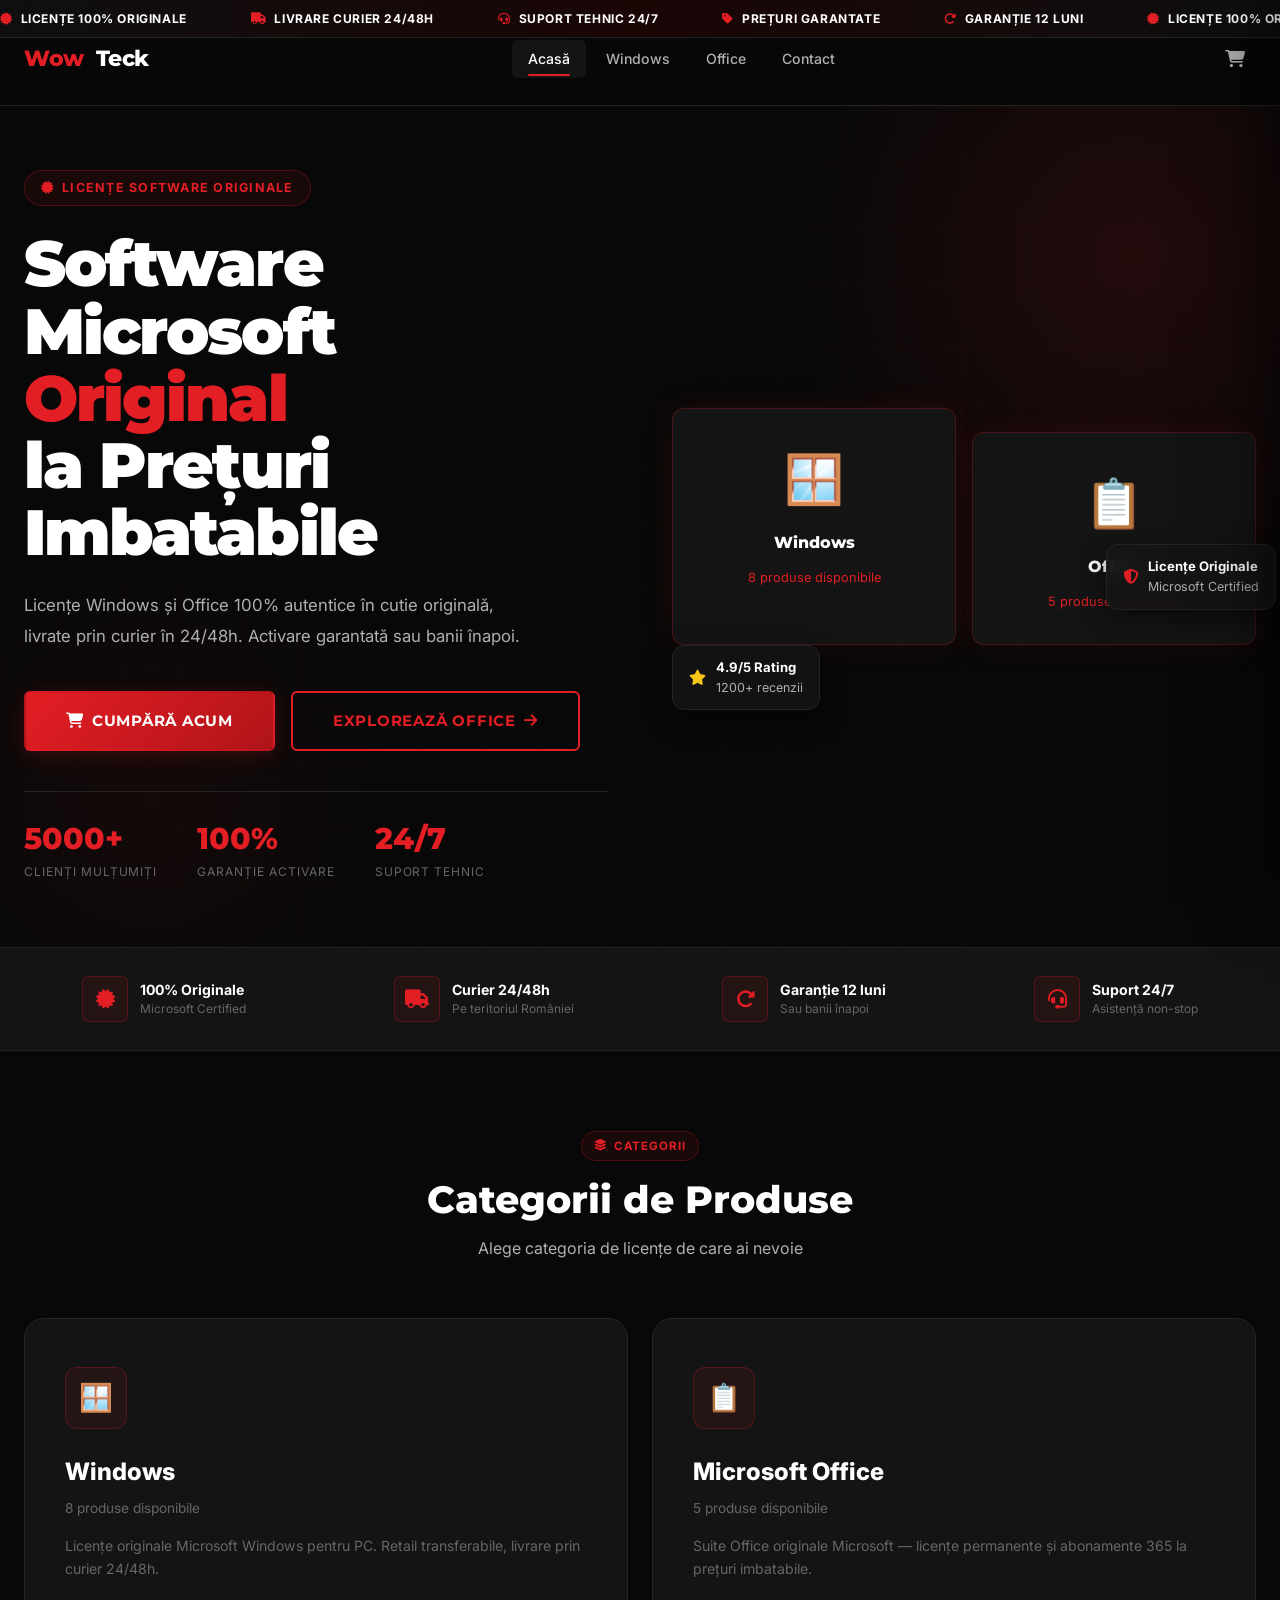
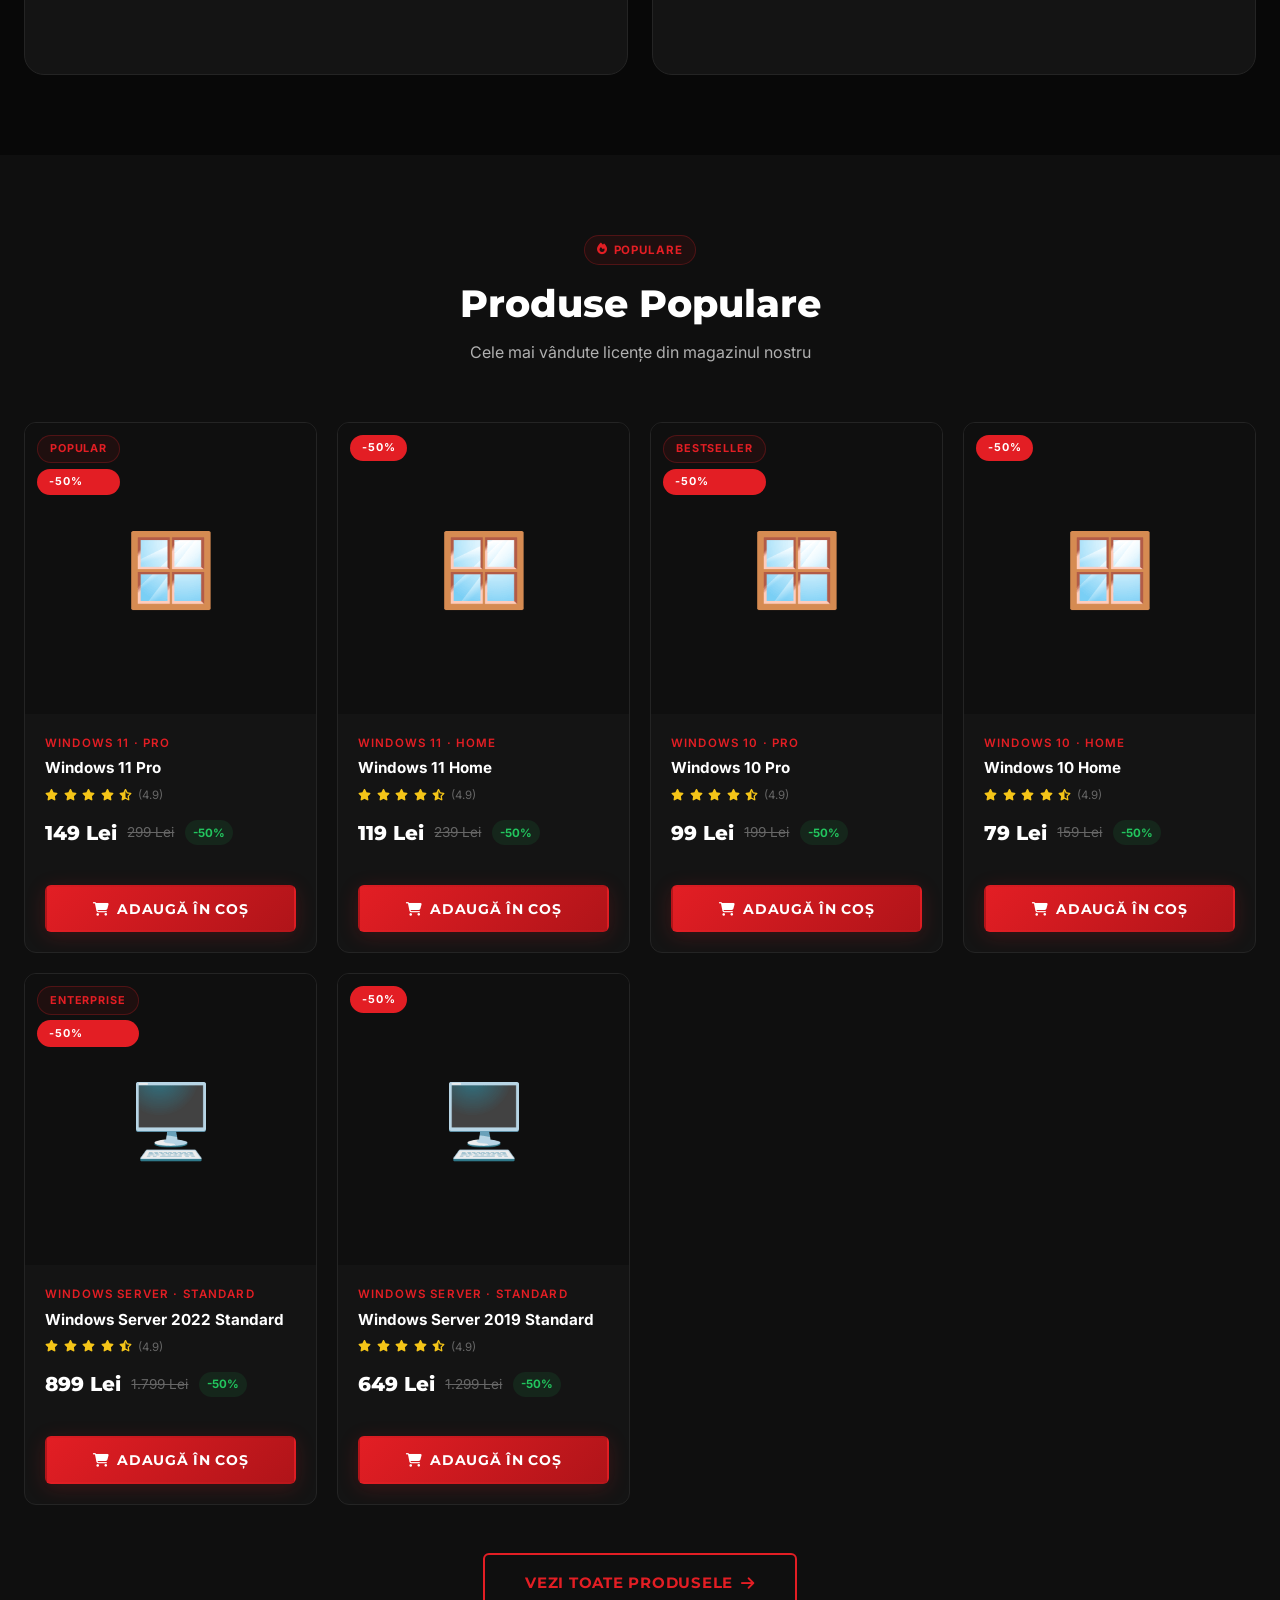
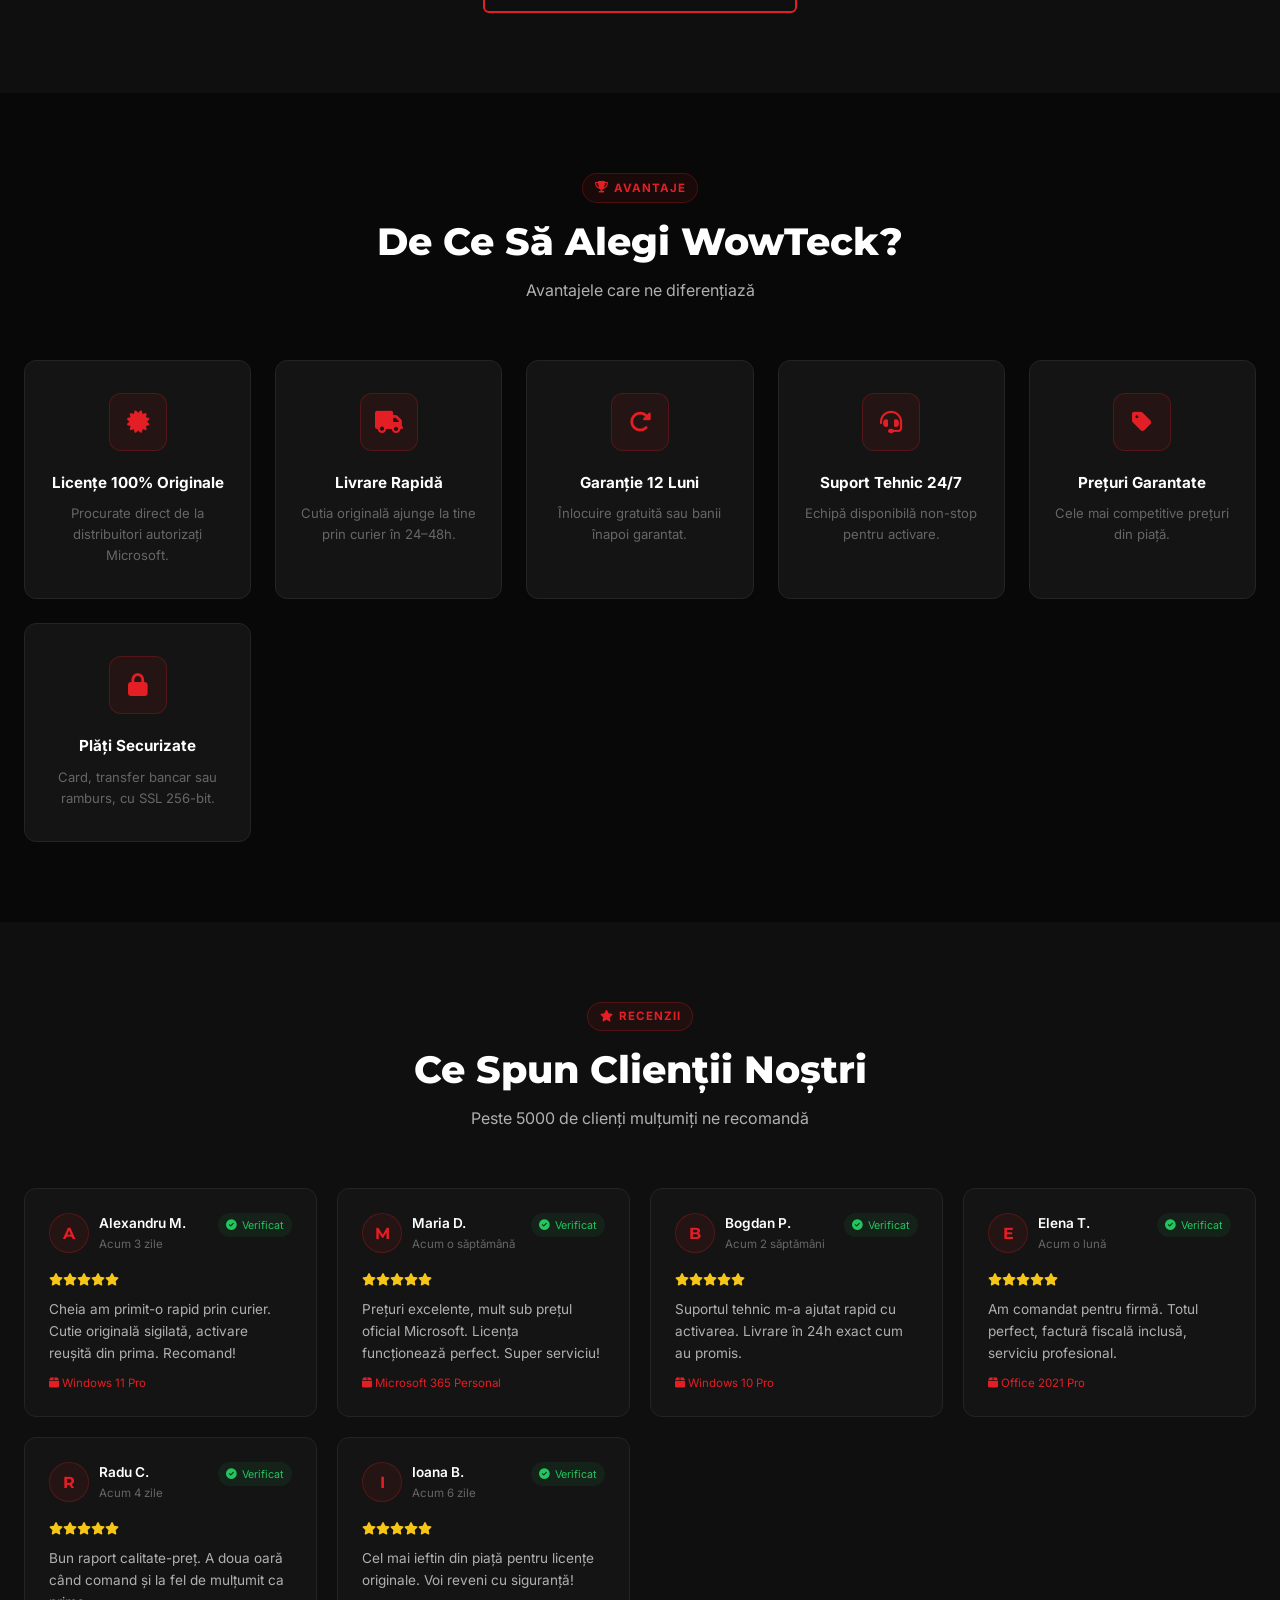
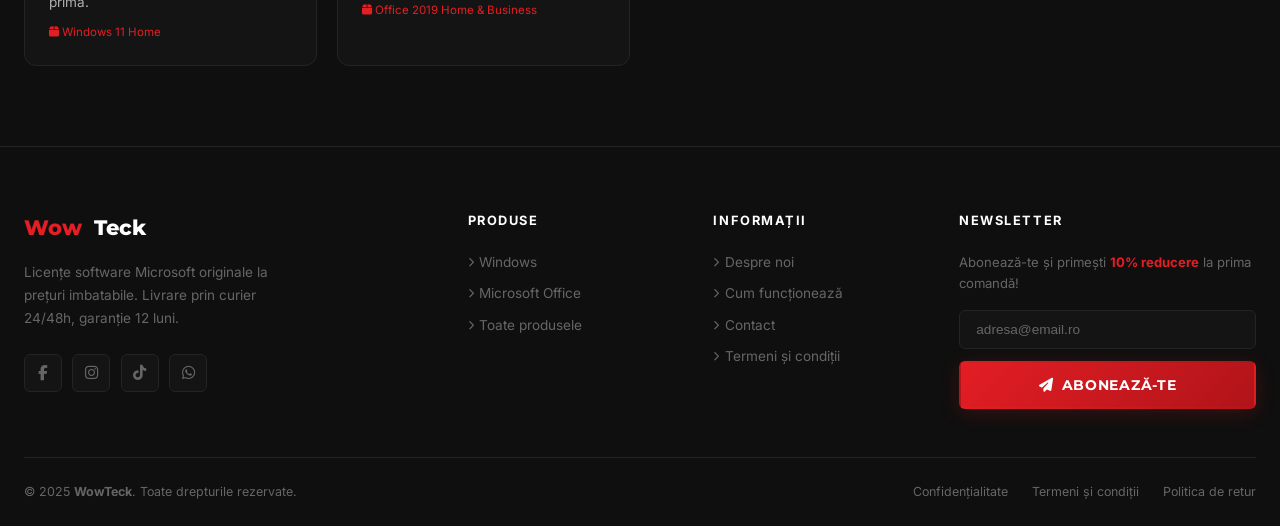
<file: index.html>
<!DOCTYPE html>
<html lang="ro">
<head>
  <meta charset="UTF-8">
  <meta name="viewport" content="width=device-width,initial-scale=1">
  <meta name="description" content="Licențe Windows și Office originale Microsoft la prețuri imbatabile. Retail transferabile, livrare curier 24/48h, garanție 12 luni.">
  <title>WowTeck – Licențe Windows & Office Originale</title>
  <link rel="canonical" href="https://wowteck.com/">
  <link rel="icon" type="image/svg+xml" href="/assets/favicon.svg">
  <link rel="stylesheet" href="/css/style.css">
  <link rel="stylesheet" href="https://cdnjs.cloudflare.com/ajax/libs/font-awesome/6.5.0/css/all.min.css">
  <!-- OG -->
  <meta property="og:title" content="WowTeck – Licențe Windows & Office Originale">
  <meta property="og:description" content="Licențe originale Microsoft la prețuri imbatabile. Livrare curier 24/48h.">
  <meta property="og:url" content="https://wowteck.com/">
  <meta property="og:type" content="website">
  <!-- Schema -->
  <script type="application/ld+json">{"@context":"https://schema.org","@type":"WebSite","name":"WowTeck","url":"https://wowteck.com"}</script>
</head>
<body>

<!-- ANNOUNCEMENT BAR -->
<div class="ann-bar">
  <div class="ann-track">
    <div class="ann-item"><i class="fas fa-certificate"></i><span><strong>Licențe 100% Originale</strong></span></div>
    <div class="ann-item"><i class="fas fa-truck"></i><span><strong>Livrare Curier 24/48h</strong></span></div>
    <div class="ann-item"><i class="fas fa-headset"></i><span><strong>Suport Tehnic 24/7</strong></span></div>
    <div class="ann-item"><i class="fas fa-tag"></i><span><strong>Prețuri Garantate</strong></span></div>
    <div class="ann-item"><i class="fas fa-rotate-right"></i><span><strong>Garanție 12 Luni</strong></span></div>
    <div class="ann-item"><i class="fas fa-certificate"></i><span><strong>Licențe 100% Originale</strong></span></div>
    <div class="ann-item"><i class="fas fa-truck"></i><span><strong>Livrare Curier 24/48h</strong></span></div>
    <div class="ann-item"><i class="fas fa-headset"></i><span><strong>Suport Tehnic 24/7</strong></span></div>
    <div class="ann-item"><i class="fas fa-tag"></i><span><strong>Prețuri Garantate</strong></span></div>
    <div class="ann-item"><i class="fas fa-rotate-right"></i><span><strong>Garanție 12 Luni</strong></span></div>
  </div>
</div>

<!-- HEADER -->
<header class="site-header">
  <div class="container">
    <div class="header-inner">
      <a href="/" class="logo"><span>Wow</span>Teck</a>
      <nav class="site-nav">
        <a class="nav-link active" href="/">Acasă</a>
        <a class="nav-link" href="/collections/windows">Windows</a>
        <a class="nav-link" href="/collections/office">Office</a>
        <a class="nav-link" href="#contact">Contact</a>
      </nav>
      <div class="header-actions">
        <button class="icon-btn" data-cart-open aria-label="Coș"><i class="fas fa-shopping-cart"></i><span class="cart-badge" style="display:none;">0</span></button>
        <button class="mobile-menu-btn" aria-label="Meniu"><span></span><span></span><span></span></button>
      </div>
    </div>
  </div>
</header>

<!-- MOBILE NAV -->
<nav class="mobile-nav">
  <a class="mobile-nav-link" href="/">Acasă</a>
  <a class="mobile-nav-link" href="/collections/windows">Windows</a>
  <a class="mobile-nav-link" href="/collections/office">Office</a>
  <a class="mobile-nav-link" href="#contact">Contact</a>
</nav>

<!-- CART DRAWER -->
<div class="cart-overlay" id="cart-overlay"></div>
<div class="cart-drawer" id="cart-drawer">
  <div class="cart-drawer-head">
    <div class="cart-drawer-title"><i class="fas fa-shopping-cart"></i> Coșul meu <span class="cart-badge" style="display:none;">0</span></div>
    <button onclick="cartCloseDrawer()" style="width:34px;height:34px;display:flex;align-items:center;justify-content:center;border-radius:6px;color:#666;font-size:1rem;transition:all .2s;" onmouseover="this.style.background='#1c1c1c';this.style.color='#fff'" onmouseout="this.style.background='transparent';this.style.color='#666'"><i class="fas fa-xmark"></i></button>
  </div>
  <div class="cart-drawer-body" id="cart-drawer-body"></div>
  <div class="cart-drawer-footer" id="cart-drawer-footer" style="display:none;">
    <div class="cart-subtotal-row">
      <span class="cart-subtotal-label">Total</span>
      <span class="cart-subtotal-amount" id="cart-total-amount">0 Lei</span>
    </div>
    <a href="/cart.html" class="btn btn-ghost btn-full" style="margin-bottom:.75rem;"><i class="fas fa-shopping-bag"></i> Vezi coșul</a>
    <a href="/checkout.html" class="btn btn-primary btn-full btn-lg"><i class="fas fa-lock"></i> Finalizează comanda</a>
    <p style="text-align:center;font-size:.72rem;color:#666;margin-top:.75rem;"><i class="fas fa-shield-halved" style="color:#e31e24;"></i> Plată 100% securizată</p>
  </div>
</div>

<!-- HERO -->
<section class="hero">
  <div class="hero-bg"><div class="hero-grid-bg"></div></div>
  <div class="container">
    <div class="hero-inner">
      <div data-anim>
        <div class="hero-badge"><i class="fas fa-certificate"></i> Licențe Software Originale</div>
        <h1 class="hero-title">Software Microsoft<br><span class="hl">Original</span><br>la Prețuri Imbatabile</h1>
        <p class="hero-desc">Licențe Windows și Office 100% autentice în cutie originală, livrate prin curier în 24/48h. Activare garantată sau banii înapoi.</p>
        <div class="hero-btns">
          <a href="/collections/windows" class="btn btn-primary btn-lg"><i class="fas fa-shopping-cart"></i> Cumpără Acum</a>
          <a href="/collections/office" class="btn btn-outline btn-lg">Explorează Office <i class="fas fa-arrow-right"></i></a>
        </div>
        <div class="hero-stats">
          <div class="hero-stat"><span class="hero-stat-num">5000+</span><span class="hero-stat-lbl">Clienți Mulțumiți</span></div>
          <div class="hero-stat"><span class="hero-stat-num">100%</span><span class="hero-stat-lbl">Garanție Activare</span></div>
          <div class="hero-stat"><span class="hero-stat-num">24/7</span><span class="hero-stat-lbl">Suport Tehnic</span></div>
        </div>
      </div>
      <div class="hero-right" data-anim style="transition-delay:.15s;">
        <div class="hero-cards-grid">
          <a href="/collections/windows" class="hero-product-card">
            <div class="hero-card-emoji">🪟</div>
            <div class="hero-card-title">Windows</div>
            <div class="hero-card-sub">8 produse disponibile</div>
          </a>
          <a href="/collections/office" class="hero-product-card">
            <div class="hero-card-emoji">📋</div>
            <div class="hero-card-title">Office</div>
            <div class="hero-card-sub">5 produse disponibile</div>
          </a>
        </div>
        <div class="hero-float"><i class="fas fa-shield-halved"></i><div><strong>Licențe Originale</strong><span>Microsoft Certified</span></div></div>
        <div class="hero-float"><i class="fas fa-star" style="color:#f5c518;"></i><div><strong>4.9/5 Rating</strong><span>1200+ recenzii</span></div></div>
      </div>
    </div>
  </div>
</section>

<!-- TRUST BAR -->
<div class="trust-bar">
  <div class="container">
    <div class="trust-inner">
      <div class="trust-item"><div class="trust-icon"><i class="fas fa-certificate"></i></div><div><div class="trust-title">100% Originale</div><div class="trust-sub">Microsoft Certified</div></div></div>
      <div class="trust-item"><div class="trust-icon"><i class="fas fa-truck"></i></div><div><div class="trust-title">Curier 24/48h</div><div class="trust-sub">Pe teritoriul României</div></div></div>
      <div class="trust-item"><div class="trust-icon"><i class="fas fa-rotate-right"></i></div><div><div class="trust-title">Garanție 12 luni</div><div class="trust-sub">Sau banii înapoi</div></div></div>
      <div class="trust-item"><div class="trust-icon"><i class="fas fa-headset"></i></div><div><div class="trust-title">Suport 24/7</div><div class="trust-sub">Asistență non-stop</div></div></div>
    </div>
  </div>
</div>

<!-- COLLECTIONS -->
<section class="section">
  <div class="container">
    <div class="sh" data-anim>
      <span class="badge badge-red"><i class="fas fa-layer-group"></i> Categorii</span>
      <h2>Categorii de Produse</h2>
      <p>Alege categoria de licențe de care ai nevoie</p>
    </div>
    <div class="coll-grid" id="coll-grid"></div>
  </div>
</section>

<!-- FEATURED PRODUCTS -->
<section class="section section--dark">
  <div class="container">
    <div class="sh" data-anim>
      <span class="badge badge-red"><i class="fas fa-fire"></i> Populare</span>
      <h2>Produse Populare</h2>
      <p>Cele mai vândute licențe din magazinul nostru</p>
    </div>
    <div class="products-grid" id="featured-grid"></div>
    <div style="text-align:center;margin-top:3rem;">
      <a href="/collections/windows" class="btn btn-outline btn-lg">Vezi Toate Produsele <i class="fas fa-arrow-right"></i></a>
    </div>
  </div>
</section>

<!-- WHY US -->
<section class="section">
  <div class="container">
    <div class="sh" data-anim>
      <span class="badge badge-red"><i class="fas fa-trophy"></i> Avantaje</span>
      <h2>De Ce Să Alegi WowTeck?</h2>
      <p>Avantajele care ne diferențiază</p>
    </div>
    <div class="feat-grid">
      <div class="feat-card" data-anim><div class="feat-icon"><i class="fas fa-certificate"></i></div><div class="feat-title">Licențe 100% Originale</div><p class="feat-txt">Procurate direct de la distribuitori autorizați Microsoft.</p></div>
      <div class="feat-card" data-anim><div class="feat-icon"><i class="fas fa-truck"></i></div><div class="feat-title">Livrare Rapidă</div><p class="feat-txt">Cutia originală ajunge la tine prin curier în 24–48h.</p></div>
      <div class="feat-card" data-anim><div class="feat-icon"><i class="fas fa-rotate-right"></i></div><div class="feat-title">Garanție 12 Luni</div><p class="feat-txt">Înlocuire gratuită sau banii înapoi garantat.</p></div>
      <div class="feat-card" data-anim><div class="feat-icon"><i class="fas fa-headset"></i></div><div class="feat-title">Suport Tehnic 24/7</div><p class="feat-txt">Echipă disponibilă non-stop pentru activare.</p></div>
      <div class="feat-card" data-anim><div class="feat-icon"><i class="fas fa-tag"></i></div><div class="feat-title">Prețuri Garantate</div><p class="feat-txt">Cele mai competitive prețuri din piață.</p></div>
      <div class="feat-card" data-anim><div class="feat-icon"><i class="fas fa-lock"></i></div><div class="feat-title">Plăți Securizate</div><p class="feat-txt">Card, transfer bancar sau ramburs, cu SSL 256-bit.</p></div>
    </div>
  </div>
</section>

<!-- TESTIMONIALS -->
<section class="section section--dark">
  <div class="container">
    <div class="sh" data-anim>
      <span class="badge badge-red"><i class="fas fa-star"></i> Recenzii</span>
      <h2>Ce Spun Clienții Noștri</h2>
      <p>Peste 5000 de clienți mulțumiți ne recomandă</p>
    </div>
    <div class="testi-grid" id="testi-grid"></div>
  </div>
</section>

<!-- FOOTER -->
<footer class="site-footer" id="contact">
  <div class="container">
    <div class="footer-grid">
      <div>
        <div class="footer-logo"><span>Wow</span>Teck</div>
        <p class="footer-desc">Licențe software Microsoft originale la prețuri imbatabile. Livrare prin curier 24/48h, garanție 12 luni.</p>
        <div class="social-links">
          <a href="#" class="social-link"><i class="fab fa-facebook-f"></i></a>
          <a href="#" class="social-link"><i class="fab fa-instagram"></i></a>
          <a href="#" class="social-link"><i class="fab fa-tiktok"></i></a>
          <a href="#" class="social-link"><i class="fab fa-whatsapp"></i></a>
        </div>
      </div>
      <div>
        <div class="footer-col-title">Produse</div>
        <div class="footer-links">
          <a href="/collections/windows" class="footer-link"><i class="fas fa-chevron-right" style="font-size:.6rem;"></i> Windows</a>
          <a href="/collections/office" class="footer-link"><i class="fas fa-chevron-right" style="font-size:.6rem;"></i> Microsoft Office</a>
          <a href="/collections/windows" class="footer-link"><i class="fas fa-chevron-right" style="font-size:.6rem;"></i> Toate produsele</a>
        </div>
      </div>
      <div>
        <div class="footer-col-title">Informații</div>
        <div class="footer-links">
          <a href="#" class="footer-link"><i class="fas fa-chevron-right" style="font-size:.6rem;"></i> Despre noi</a>
          <a href="#" class="footer-link"><i class="fas fa-chevron-right" style="font-size:.6rem;"></i> Cum funcționează</a>
          <a href="#" class="footer-link"><i class="fas fa-chevron-right" style="font-size:.6rem;"></i> Contact</a>
          <a href="#" class="footer-link"><i class="fas fa-chevron-right" style="font-size:.6rem;"></i> Termeni și condiții</a>
        </div>
      </div>
      <div>
        <div class="footer-col-title">Newsletter</div>
        <p style="font-size:.82rem;color:#666;margin-bottom:1rem;line-height:1.6;">Abonează-te și primești <strong style="color:#e31e24;">10% reducere</strong> la prima comandă!</p>
        <div class="newsletter-form">
          <input class="newsletter-input" type="email" placeholder="adresa@email.ro">
          <button class="btn btn-primary btn-full"><i class="fas fa-paper-plane"></i> Abonează-te</button>
        </div>
      </div>
    </div>
    <div class="footer-bottom">
      <div class="footer-copy">&copy; 2025 <strong>WowTeck</strong>. Toate drepturile rezervate.</div>
      <nav class="footer-legal">
        <a href="#">Confidențialitate</a>
        <a href="#">Termeni și condiții</a>
        <a href="#">Politica de retur</a>
      </nav>
    </div>
  </div>
</footer>

<!-- SPIN POPUP -->
<div class="spin-overlay" id="spin-overlay">
  <div class="spin-popup" style="position:relative;">
    <button class="spin-close" onclick="closeSpinPopup()"><i class="fas fa-xmark"></i></button>
    <div class="spin-left">
      <span class="badge badge-red" style="margin-bottom:1.5rem;width:fit-content;"><i class="fas fa-gift"></i> Ofertă exclusivă</span>
      <h2 class="spin-title">Rotește roata și câștigă o <span>reducere!</span></h2>
      <p class="spin-desc">Introdu emailul tău și rotește roata norocului pentru o reducere exclusivă la prima comandă!</p>
      <form id="spin-form" onsubmit="spinHandleEmail(event)">
        <div class="spin-email-wrap">
          <input class="spin-email-inp" type="email" placeholder="adresa@email.ro" required>
        </div>
        <button type="submit" class="btn btn-primary btn-full"><i class="fas fa-envelope"></i> Vreau reducerea mea!</button>
        <p class="spin-note" style="margin-top:.75rem;"><i class="fas fa-lock"></i> Nu trimitem spam. Dezabonare oricând.</p>
      </form>
      <div style="display:flex;flex-wrap:wrap;gap:.5rem;margin-top:1.5rem;">
        <span class="badge badge-red" style="font-size:.68rem;">🎁 5% Reducere</span>
        <span class="badge badge-red" style="font-size:.68rem;">🎁 10% Reducere</span>
        <span class="badge badge-red" style="font-size:.68rem;">🎁 15% Reducere</span>
        <span class="badge badge-red" style="font-size:.68rem;">🎁 Transport Gratuit</span>
      </div>
    </div>
    <div class="spin-right">
      <p style="font-size:.82rem;color:#666;margin-bottom:1rem;"><i class="fas fa-arrow-left" style="color:#e31e24;"></i> Rotește roata după ce introduci emailul!</p>
      <div class="spin-wheel-wrap">
        <div class="spin-pointer"></div>
        <canvas id="spinCanvas" width="280" height="280"></canvas>
      </div>
      <button id="spin-btn" class="btn btn-primary btn-lg" style="display:none;margin-top:1rem;" onclick="spinWheel()"><i class="fas fa-rotate-right"></i> ROTEȘTE!</button>
      <div class="spin-result" id="spin-result">
        <div class="spin-prize-txt" id="spin-prize"></div>
        <div class="spin-code" id="spin-code" onclick="copyText(this.textContent)"></div>
        <p style="font-size:.75rem;color:#666;margin-bottom:1rem;"><i class="fas fa-copy"></i> Click pe cod pentru a-l copia</p>
        <a href="/collections/windows" class="btn btn-primary btn-full" onclick="closeSpinPopup()"><i class="fas fa-shopping-cart"></i> Folosește reducerea acum!</a>
      </div>
      <button onclick="closeSpinPopup()" style="margin-top:1rem;background:none;border:none;color:#666;font-size:.78rem;cursor:pointer;text-decoration:underline;">Nu, mulțumesc</button>
    </div>
  </div>
</div>

<script src="/js/data.js"></script>
<script src="/js/cart.js"></script>
<script src="/js/main.js"></script>
<script src="/js/spin.js"></script>
<script>
// Render collections
document.getElementById('coll-grid').innerHTML = Object.values(COLLECTIONS).map(c => `
  <a href="/collections/${c.slug}" class="coll-card">
    <div class="coll-card-bg"></div>
    <div class="coll-card-inner">
      <div class="coll-icon">${c.emoji}</div>
      <div class="coll-title">${c.title}</div>
      <div class="coll-count">${c.products.length} produse disponibile</div>
      <p class="coll-desc">${c.description}</p>
      <div class="coll-arrow">Explorează colecția <i class="fas fa-arrow-right"></i></div>
    </div>
  </a>`).join('');

// Render featured (first 6 products)
document.getElementById('featured-grid').innerHTML = PRODUCTS.slice(0,6).map(p => `
  <div class="pcard">
    <div class="pcard-media">
      <div class="pcard-emoji">${p.emoji}</div>
      <div class="pcard-badges">
        ${p.badge ? `<span class="badge badge-red" style="font-size:.68rem;">${p.badge}</span>` : ''}
        <span class="badge" style="background:#e31e24;color:#fff;font-size:.68rem;">-${savings(p)}%</span>
      </div>
      <div class="pcard-actions">
        <button class="pcard-action-btn" onclick="window.location='/products/${p.slug}'" title="Vizualizare"><i class="fas fa-eye"></i></button>
        <button class="pcard-action-btn" onclick="cartAdd('${p.slug}')" title="Adaugă în coș"><i class="fas fa-shopping-cart"></i></button>
      </div>
    </div>
    <div class="pcard-body">
      <div class="pcard-type">${p.version} · ${p.edition}</div>
      <div class="pcard-title"><a href="/products/${p.slug}">${p.title}</a></div>
      <div class="pcard-stars"><i class="fas fa-star"></i><i class="fas fa-star"></i><i class="fas fa-star"></i><i class="fas fa-star"></i><i class="fas fa-star-half-stroke"></i><span>(4.9)</span></div>
      <div class="pcard-price">
        <span class="pcard-price-now">${formatPrice(p.price)}</span>
        <span class="pcard-price-old">${formatPrice(p.compare)}</span>
        <span class="pcard-price-save">-${savings(p)}%</span>
      </div>
    </div>
    <div class="pcard-footer">
      <button class="btn btn-primary btn-full btn-sm" onclick="cartAdd('${p.slug}')"><i class="fas fa-shopping-cart"></i> Adaugă în coș</button>
    </div>
  </div>`).join('');

// Testimonials
const testimonials = [
  {name:'Alexandru M.',date:'Acum 3 zile',rating:5,text:'Cheia am primit-o rapid prin curier. Cutie originală sigilată, activare reușită din prima. Recomand!',product:'Windows 11 Pro'},
  {name:'Maria D.',date:'Acum o săptămână',rating:5,text:'Prețuri excelente, mult sub prețul oficial Microsoft. Licența funcționează perfect. Super serviciu!',product:'Microsoft 365 Personal'},
  {name:'Bogdan P.',date:'Acum 2 săptămâni',rating:5,text:'Suportul tehnic m-a ajutat rapid cu activarea. Livrare în 24h exact cum au promis.',product:'Windows 10 Pro'},
  {name:'Elena T.',date:'Acum o lună',rating:5,text:'Am comandat pentru firmă. Totul perfect, factură fiscală inclusă, serviciu profesional.',product:'Office 2021 Pro'},
  {name:'Radu C.',date:'Acum 4 zile',rating:5,text:'Bun raport calitate-preț. A doua oară când comand și la fel de mulțumit ca prima.',product:'Windows 11 Home'},
  {name:'Ioana B.',date:'Acum 6 zile',rating:5,text:'Cel mai ieftin din piață pentru licențe originale. Voi reveni cu siguranță!',product:'Office 2019 Home & Business'},
];
document.getElementById('testi-grid').innerHTML = testimonials.map(t=>`
  <div class="rev-card">
    <div class="rev-head">
      <div class="rev-author">
        <div class="rev-avatar">${t.name[0]}</div>
        <div><div class="rev-name">${t.name}</div><div class="rev-date">${t.date}</div></div>
      </div>
      <div class="rev-ok"><i class="fas fa-check-circle"></i> Verificat</div>
    </div>
    <div class="rev-stars">${'<i class="fas fa-star"></i>'.repeat(t.rating)}</div>
    <p class="rev-txt">${t.text}</p>
    <div style="margin-top:.6rem;font-size:.72rem;color:#e31e24;"><i class="fas fa-box"></i> ${t.product}</div>
  </div>`).join('');
</script>
</body>
</html>
</file>
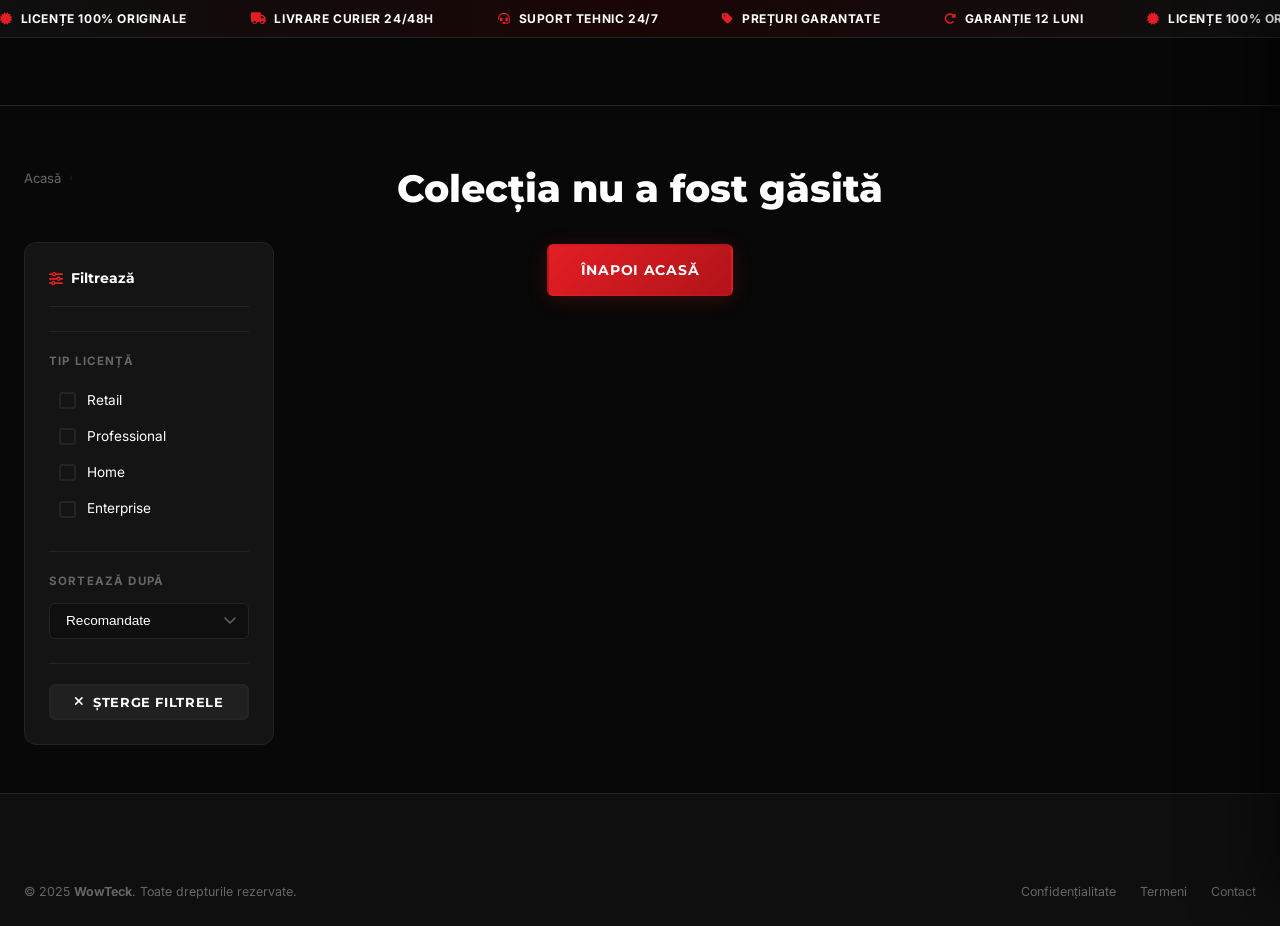
<file: collection.html>
<!DOCTYPE html>
<html lang="ro">
<head>
  <meta charset="UTF-8">
  <meta name="viewport" content="width=device-width,initial-scale=1">
  <title id="page-title">Colecție – WowTeck</title>
  <link rel="stylesheet" href="/css/style.css">
  <link rel="stylesheet" href="https://cdnjs.cloudflare.com/ajax/libs/font-awesome/6.5.0/css/all.min.css">
</head>
<body>
<div class="ann-bar"><div class="ann-track"><div class="ann-item"><i class="fas fa-certificate"></i><span><strong>Licențe 100% Originale</strong></span></div><div class="ann-item"><i class="fas fa-truck"></i><span><strong>Livrare Curier 24/48h</strong></span></div><div class="ann-item"><i class="fas fa-headset"></i><span><strong>Suport Tehnic 24/7</strong></span></div><div class="ann-item"><i class="fas fa-tag"></i><span><strong>Prețuri Garantate</strong></span></div><div class="ann-item"><i class="fas fa-rotate-right"></i><span><strong>Garanție 12 Luni</strong></span></div><div class="ann-item"><i class="fas fa-certificate"></i><span><strong>Licențe 100% Originale</strong></span></div><div class="ann-item"><i class="fas fa-truck"></i><span><strong>Livrare Curier 24/48h</strong></span></div><div class="ann-item"><i class="fas fa-headset"></i><span><strong>Suport Tehnic 24/7</strong></span></div><div class="ann-item"><i class="fas fa-tag"></i><span><strong>Prețuri Garantate</strong></span></div><div class="ann-item"><i class="fas fa-rotate-right"></i><span><strong>Garanție 12 Luni</strong></span></div></div></div>
<header class="site-header"><div class="container"><div class="header-inner"><a href="/" class="logo"><span>Wow</span>Teck</a><nav class="site-nav"><a class="nav-link" href="/">Acasă</a><a class="nav-link" href="/collections/windows">Windows</a><a class="nav-link" href="/collections/office">Office</a></nav><div class="header-actions"><button class="icon-btn" data-cart-open><i class="fas fa-shopping-cart"></i><span class="cart-badge" style="display:none;">0</span></button><button class="mobile-menu-btn"><span></span><span></span><span></span></button></div></div></div></header>
<nav class="mobile-nav"><a class="mobile-nav-link" href="/">Acasă</a><a class="mobile-nav-link" href="/collections/windows">Windows</a><a class="mobile-nav-link" href="/collections/office">Office</a></nav>
<div class="cart-overlay" id="cart-overlay"></div>
<div class="cart-drawer" id="cart-drawer"><div class="cart-drawer-head"><div class="cart-drawer-title"><i class="fas fa-shopping-cart"></i> Coșul meu <span class="cart-badge" style="display:none;">0</span></div><button onclick="cartCloseDrawer()" style="width:34px;height:34px;display:flex;align-items:center;justify-content:center;border-radius:6px;color:#666;"><i class="fas fa-xmark"></i></button></div><div class="cart-drawer-body" id="cart-drawer-body"></div><div class="cart-drawer-footer" id="cart-drawer-footer" style="display:none;"><div class="cart-subtotal-row"><span class="cart-subtotal-label">Total</span><span class="cart-subtotal-amount" id="cart-total-amount">0 Lei</span></div><a href="/cart.html" class="btn btn-ghost btn-full" style="margin-bottom:.75rem;">Vezi coșul</a><a href="/checkout.html" class="btn btn-primary btn-full btn-lg"><i class="fas fa-lock"></i> Finalizează comanda</a></div></div>

<div class="section--sm">
 <div class="container">
  <div class="breadcrumb"><a class="bc-link" href="/">Acasă</a><span class="bc-sep">›</span><span id="bc-current" style="color:#b0b0b0;"></span></div>
  <div style="margin-bottom:2.5rem;" id="coll-header"></div>
  <div class="coll-layout">
   <aside class="filter-sidebar">
    <div class="filter-title"><i class="fas fa-sliders"></i> Filtrează</div>
    <div id="filter-version"></div>
    <div class="filter-divider"></div>
    <div class="filter-group">
      <div class="filter-group-label">Tip licență</div>
      <label class="filter-opt"><input type="checkbox" value="retail" onchange="applyFilter()"><span class="filter-check"></span>Retail</label>
      <label class="filter-opt"><input type="checkbox" value="pro" onchange="applyFilter()"><span class="filter-check"></span>Professional</label>
      <label class="filter-opt"><input type="checkbox" value="home" onchange="applyFilter()"><span class="filter-check"></span>Home</label>
      <label class="filter-opt"><input type="checkbox" value="enterprise" onchange="applyFilter()"><span class="filter-check"></span>Enterprise</label>
    </div>
    <div class="filter-divider"></div>
    <div class="filter-group">
      <div class="filter-group-label">Sortează după</div>
      <select class="sort-select" id="sort-sel" onchange="applyFilter()">
        <option value="">Recomandate</option>
        <option value="price-asc">Preț crescător</option>
        <option value="price-desc">Preț descrescător</option>
        <option value="name-asc">Nume A-Z</option>
      </select>
    </div>
    <div class="filter-divider"></div>
    <button onclick="clearFilters()" class="btn btn-ghost btn-full" style="font-size:.8rem;padding:.55rem;"><i class="fas fa-xmark"></i> Șterge filtrele</button>
   </aside>
   <div>
    <div class="coll-toolbar"><span class="coll-count" id="coll-count"></span></div>
    <div class="products-grid" id="products-grid"></div>
   </div>
  </div>
 </div>
</div>

<footer class="site-footer"><div class="container"><div class="footer-bottom"><div class="footer-copy">&copy; 2025 <strong>WowTeck</strong>. Toate drepturile rezervate.</div><nav class="footer-legal"><a href="#">Confidențialitate</a><a href="#">Termeni</a><a href="#">Contact</a></nav></div></div></footer>

<script src="/js/data.js"></script>
<script src="/js/cart.js"></script>
<script src="/js/main.js"></script>
<script>
const slug = new URLSearchParams(location.search).get('slug') || location.pathname.split('/').pop();
const coll = getCollection(slug);
if(!coll){document.querySelector('.container').innerHTML='<div style="text-align:center;padding:8rem 2rem;"><h2>Colecția nu a fost găsită</h2><a href="/" class="btn btn-primary" style="margin-top:2rem;">Înapoi acasă</a></div>';}
else{
  document.title=`${coll.title} – WowTeck`;
  document.getElementById('bc-current').textContent=coll.title;
  document.getElementById('coll-header').innerHTML=`<span class="badge badge-red" style="margin-bottom:1rem;display:inline-flex;"><i class="fas fa-layer-group"></i> ${coll.title}</span><h1 style="font-size:clamp(1.8rem,4vw,3rem);margin-bottom:.75rem;">${coll.emoji} ${coll.title}</h1><p style="color:#b0b0b0;max-width:680px;">${coll.description}</p>`;

  // Version filters
  const versions=[...new Set(coll.products.map(p=>p.version))];
  document.getElementById('filter-version').innerHTML=`<div class="filter-group"><div class="filter-group-label">Versiune</div>${versions.map(v=>`<label class="filter-opt"><input type="checkbox" value="${v}" data-version onchange="applyFilter()"><span class="filter-check"></span>${v}</label>`).join('')}</div>`;

  renderProducts(coll.products);
}

function renderProducts(prods){
  document.getElementById('coll-count').innerHTML=`<strong>${prods.length}</strong> produse`;
  document.getElementById('products-grid').innerHTML=prods.length?prods.map(p=>`
    <div class="pcard">
      <div class="pcard-media"><div class="pcard-emoji">${p.emoji}</div>
        <div class="pcard-badges">${p.badge?`<span class="badge badge-red" style="font-size:.68rem;">${p.badge}</span>`:''}<span class="badge" style="background:#e31e24;color:#fff;font-size:.68rem;">-${savings(p)}%</span></div>
        <div class="pcard-actions"><button class="pcard-action-btn" onclick="location.href='/products/${p.slug}'" title="Vizualizare"><i class="fas fa-eye"></i></button><button class="pcard-action-btn" onclick="cartAdd('${p.slug}')" title="Adaugă"><i class="fas fa-shopping-cart"></i></button></div>
      </div>
      <div class="pcard-body">
        <div class="pcard-type">${p.version} · ${p.edition}</div>
        <div class="pcard-title"><a href="/products/${p.slug}">${p.title}</a></div>
        <div class="pcard-stars"><i class="fas fa-star"></i><i class="fas fa-star"></i><i class="fas fa-star"></i><i class="fas fa-star"></i><i class="fas fa-star-half-stroke"></i><span>(4.9)</span></div>
        <div class="pcard-price"><span class="pcard-price-now">${formatPrice(p.price)}</span><span class="pcard-price-old">${formatPrice(p.compare)}</span><span class="pcard-price-save">-${savings(p)}%</span></div>
      </div>
      <div class="pcard-footer"><button class="btn btn-primary btn-full btn-sm" onclick="cartAdd('${p.slug}')"><i class="fas fa-shopping-cart"></i> Adaugă în coș</button></div>
    </div>`).join(''):'<div style="text-align:center;padding:4rem;grid-column:1/-1;"><p style="color:#666;">Niciun produs nu corespunde filtrelor selectate.</p><button onclick="clearFilters()" class="btn btn-outline" style="margin-top:1rem;">Șterge filtrele</button></div>';
}

function applyFilter(){
  if(!coll)return;
  let prods=[...coll.products];
  const versions=[...document.querySelectorAll('[data-version]:checked')].map(i=>i.value);
  if(versions.length)prods=prods.filter(p=>versions.includes(p.version));
  const types=[...document.querySelectorAll('.filter-sidebar input:not([data-version]):checked')].map(i=>i.value);
  if(types.length)prods=prods.filter(p=>types.some(t=>p.edition.toLowerCase().includes(t)||p.tags.includes(t)));
  const sort=document.getElementById('sort-sel').value;
  if(sort==='price-asc')prods.sort((a,b)=>a.price-b.price);
  else if(sort==='price-desc')prods.sort((a,b)=>b.price-a.price);
  else if(sort==='name-asc')prods.sort((a,b)=>a.title.localeCompare(b.title));
  renderProducts(prods);
}

function clearFilters(){
  document.querySelectorAll('.filter-sidebar input').forEach(i=>i.checked=false);
  document.getElementById('sort-sel').value='';
  if(coll)renderProducts(coll.products);
}
</script>
</body>
</html>
</file>
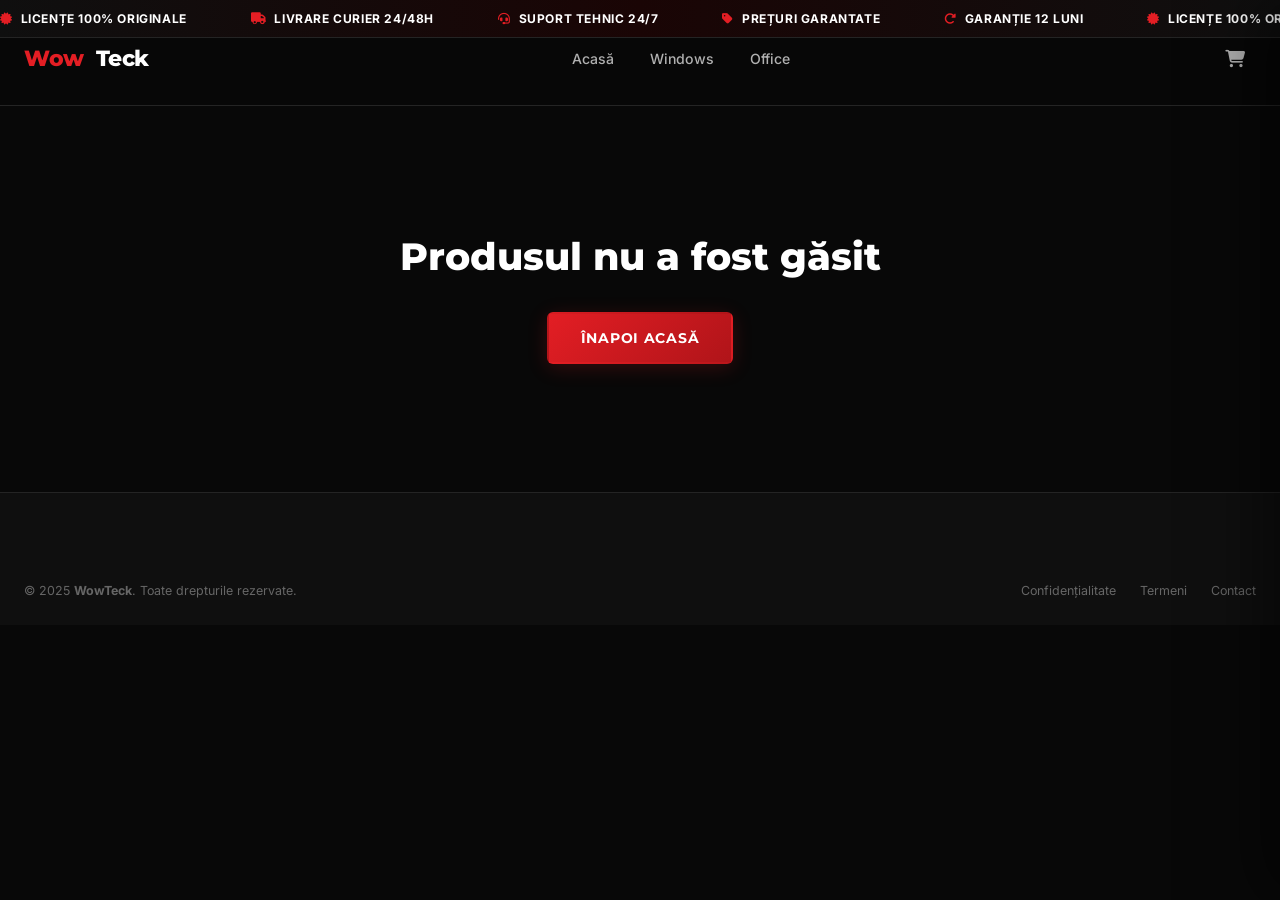
<file: product.html>
<!DOCTYPE html>
<html lang="ro">
<head>
  <meta charset="UTF-8">
  <meta name="viewport" content="width=device-width,initial-scale=1">
  <title id="page-title">Produs – WowTeck</title>
  <link rel="stylesheet" href="/css/style.css">
  <link rel="stylesheet" href="https://cdnjs.cloudflare.com/ajax/libs/font-awesome/6.5.0/css/all.min.css">
</head>
<body>
<div class="ann-bar"><div class="ann-track"><div class="ann-item"><i class="fas fa-certificate"></i><span><strong>Licențe 100% Originale</strong></span></div><div class="ann-item"><i class="fas fa-truck"></i><span><strong>Livrare Curier 24/48h</strong></span></div><div class="ann-item"><i class="fas fa-headset"></i><span><strong>Suport Tehnic 24/7</strong></span></div><div class="ann-item"><i class="fas fa-tag"></i><span><strong>Prețuri Garantate</strong></span></div><div class="ann-item"><i class="fas fa-rotate-right"></i><span><strong>Garanție 12 Luni</strong></span></div><div class="ann-item"><i class="fas fa-certificate"></i><span><strong>Licențe 100% Originale</strong></span></div><div class="ann-item"><i class="fas fa-truck"></i><span><strong>Livrare Curier 24/48h</strong></span></div><div class="ann-item"><i class="fas fa-headset"></i><span><strong>Suport Tehnic 24/7</strong></span></div><div class="ann-item"><i class="fas fa-tag"></i><span><strong>Prețuri Garantate</strong></span></div><div class="ann-item"><i class="fas fa-rotate-right"></i><span><strong>Garanție 12 Luni</strong></span></div></div></div>
<header class="site-header"><div class="container"><div class="header-inner"><a href="/" class="logo"><span>Wow</span>Teck</a><nav class="site-nav"><a class="nav-link" href="/">Acasă</a><a class="nav-link" href="/collections/windows">Windows</a><a class="nav-link" href="/collections/office">Office</a></nav><div class="header-actions"><button class="icon-btn" data-cart-open><i class="fas fa-shopping-cart"></i><span class="cart-badge" style="display:none;">0</span></button><button class="mobile-menu-btn"><span></span><span></span><span></span></button></div></div></div></header>
<nav class="mobile-nav"><a class="mobile-nav-link" href="/">Acasă</a><a class="mobile-nav-link" href="/collections/windows">Windows</a><a class="mobile-nav-link" href="/collections/office">Office</a></nav>
<div class="cart-overlay" id="cart-overlay"></div>
<div class="cart-drawer" id="cart-drawer"><div class="cart-drawer-head"><div class="cart-drawer-title"><i class="fas fa-shopping-cart"></i> Coșul meu <span class="cart-badge" style="display:none;">0</span></div><button onclick="cartCloseDrawer()" style="width:34px;height:34px;display:flex;align-items:center;justify-content:center;border-radius:6px;color:#666;"><i class="fas fa-xmark"></i></button></div><div class="cart-drawer-body" id="cart-drawer-body"></div><div class="cart-drawer-footer" id="cart-drawer-footer" style="display:none;"><div class="cart-subtotal-row"><span class="cart-subtotal-label">Total</span><span class="cart-subtotal-amount" id="cart-total-amount">0 Lei</span></div><a href="/cart.html" class="btn btn-ghost btn-full" style="margin-bottom:.75rem;">Vezi coșul</a><a href="/checkout.html" class="btn btn-primary btn-full btn-lg"><i class="fas fa-lock"></i> Finalizează comanda</a></div></div>

<div id="prd-root"></div>

<footer class="site-footer" style="margin-top:0;"><div class="container"><div class="footer-bottom"><div class="footer-copy">&copy; 2025 <strong>WowTeck</strong>. Toate drepturile rezervate.</div><nav class="footer-legal"><a href="#">Confidențialitate</a><a href="#">Termeni</a><a href="#">Contact</a></nav></div></div></footer>

<script src="/js/data.js"></script>
<script src="/js/cart.js"></script>
<script src="/js/main.js"></script>
<script>
const slug = new URLSearchParams(location.search).get('slug') || location.pathname.split('/').pop();
const p = getProduct(slug);
if (!p) { document.getElementById('prd-root').innerHTML = '<div style="text-align:center;padding:8rem 2rem;"><h2>Produsul nu a fost găsit</h2><a href="/" class="btn btn-primary" style="margin-top:2rem;">Înapoi acasă</a></div>'; } else {
  document.title = `${p.title} – WowTeck`;
  document.getElementById('page-title').textContent = `${p.title} – WowTeck`;
  const sv = savings(p);
  let qty = 1;
  document.getElementById('prd-root').innerHTML = `
  <div class="prd-page">
   <div class="container">
    <div class="breadcrumb"><a class="bc-link" href="/">Acasă</a><span class="bc-sep">›</span><a class="bc-link" href="/collections/${p.type}">${p.type==='windows'?'Windows':'Microsoft Office'}</a><span class="bc-sep">›</span><span style="color:#b0b0b0;">${p.title}</span></div>
    <div class="prd-page-grid">
     <div class="prd-gal">
      <div class="prd-gal-main"><div class="prd-gal-emoji">${p.emoji}</div><div class="prd-gal-badge-wrap"><span class="badge" style="background:#e31e24;color:#fff;font-size:.7rem;">-${sv}%</span><span class="badge badge-yellow" style="font-size:.7rem;">RETAIL</span></div></div>
     </div>
     <div class="prd-info">
      <div style="display:flex;align-items:center;gap:.5rem;flex-wrap:wrap;">
        <div class="prd-status" style="background:rgba(34,197,94,.1);color:#22c55e;border:1px solid rgba(34,197,94,.25);"><div class="prd-status-dot"></div>În stoc</div>
        <span class="badge badge-red"><i class="fas fa-certificate"></i> Original Microsoft</span>
        <span class="badge badge-red"><i class="fas fa-desktop"></i> 1 PC</span>
      </div>
      <h1 class="prd-title">${p.title}</h1>
      <div class="prd-rating-row"><i class="fas fa-star"></i><i class="fas fa-star"></i><i class="fas fa-star"></i><i class="fas fa-star"></i><i class="fas fa-star-half-stroke"></i><span style="font-weight:700;font-size:.88rem;">4.9</span><a onclick="openTab('reviews',document.querySelector('[data-tab=reviews]'))" style="font-size:.82rem;color:#e31e24;text-decoration:underline;cursor:pointer;">128 recenzii</a><span style="color:#242424;">|</span><span style="font-size:.78rem;color:#666;"><i class="fas fa-fire" style="color:#f97316;"></i> 342 vândute</span></div>
      <div class="prd-price-box"><div style="display:flex;align-items:center;gap:.75rem;flex-wrap:wrap;margin-bottom:.35rem;"><span class="prd-price-now">${formatPrice(p.price)}</span><span class="prd-price-old">${formatPrice(p.compare)}</span><span class="badge badge-green">Economisești ${formatPrice(p.compare-p.price)}</span></div><div style="font-size:.78rem;color:#666;">Față de prețul oficial <strong>${formatPrice(p.compare)}</strong></div></div>
      <div class="prd-cd"><i class="fas fa-clock"></i><span>Ofertă expiră în:</span><div class="prd-cd-timer"><div class="prd-cd-u"><span id="cd-h">02</span><small>ore</small></div><span class="prd-cd-sep">:</span><div class="prd-cd-u"><span id="cd-m">47</span><small>min</small></div><span class="prd-cd-sep">:</span><div class="prd-cd-u"><span id="cd-s">33</span><small>sec</small></div></div></div>
      <div class="prd-proof"><div class="prd-proof-dot"></div><span id="prd-viewers">12</span> persoane văd acest produs acum</div>
      <div class="prd-buy-row">
        <div class="prd-qty"><button class="prd-qty-btn" onclick="document.getElementById('prd-qty').value=Math.max(1,parseInt(document.getElementById('prd-qty').value||1)-1);qty=parseInt(document.getElementById('prd-qty').value)">−</button><input class="prd-qty-inp" type="number" id="prd-qty" value="1" min="1" max="99"><button class="prd-qty-btn" onclick="document.getElementById('prd-qty').value=Math.min(99,parseInt(document.getElementById('prd-qty').value||1)+1);qty=parseInt(document.getElementById('prd-qty').value)">+</button></div>
        <button class="prd-add-btn" id="add-btn" onclick="doAdd()"><i class="fas fa-shopping-cart"></i> Adaugă în coș</button>
      </div>
      <button class="prd-buy-now" onclick="location.href='/checkout.html?slug=${p.slug}'"><i class="fas fa-bolt"></i> Cumpără Acum – Livrare 24/48h</button>
      <div class="prd-trust-grid">
        <div class="prd-trust-item"><i class="fas fa-certificate"></i><div><strong>100% Original</strong><span>Retail Microsoft</span></div></div>
        <div class="prd-trust-item"><i class="fas fa-truck"></i><div><strong>Curier 24/48h</strong><span>Pe teritoriul RO</span></div></div>
        <div class="prd-trust-item"><i class="fas fa-rotate-right"></i><div><strong>Garanție 12 luni</strong><span>Sau banii înapoi</span></div></div>
        <div class="prd-trust-item"><i class="fas fa-headset"></i><div><strong>Suport 24/7</strong><span>Asistență activare</span></div></div>
      </div>
      <div class="prd-del"><div class="prd-del-head"><i class="fas fa-truck-fast"></i> Informații livrare</div><div class="prd-del-body"><div class="prd-del-row"><i class="fas fa-map-marker-alt"></i><span>Curier rapid pe <strong>teritoriul României</strong></span></div><div class="prd-del-row"><i class="fas fa-clock"></i><span>Expediere în <strong>aceeași zi</strong> (până la 15:00)</span></div><div class="prd-del-row"><i class="fas fa-calendar-check"></i><span>Livrare estimată: <strong>24–48 ore lucrătoare</strong></span></div><div class="prd-del-row"><i class="fas fa-file-invoice"></i><span>Factură fiscală inclusă în colet</span></div></div></div>
      <div style="display:flex;align-items:center;gap:.5rem;flex-wrap:wrap;"><span style="font-size:.78rem;color:#666;">Etichete:</span>${p.tags.map(t=>`<span class="badge badge-dark" style="font-size:.68rem;">${t.replace(/-/g,' ')}</span>`).join('')}</div>
     </div>
    </div>
   </div>
  </div>

  <div class="tabs-section">
   <div class="container">
    <div class="tabs-nav">
      <button class="tab-btn on" data-tab="desc" onclick="openTab('desc',this)"><i class="fas fa-align-left"></i> Descriere</button>
      <button class="tab-btn" data-tab="specs" onclick="openTab('specs',this)"><i class="fas fa-microchip"></i> Specificații</button>
      <button class="tab-btn" data-tab="ship" onclick="openTab('ship',this)"><i class="fas fa-truck"></i> Livrare & Garanție</button>
      <button class="tab-btn" data-tab="reviews" onclick="openTab('reviews',this)"><i class="fas fa-star"></i> Recenzii <span class="tab-badge">128</span></button>
    </div>
    <div class="tab-panel on" id="tab-desc"><div class="tab-desc">${p.description}</div></div>
    <div class="tab-panel" id="tab-specs">
      <div class="specs-cards">
        <div class="spec-card"><i class="fas fa-tag"></i><div class="spec-lbl">Tip licență</div><div class="spec-val">Retail</div></div>
        <div class="spec-card"><i class="fas fa-desktop"></i><div class="spec-lbl">Dispozitive</div><div class="spec-val">1 PC</div></div>
        <div class="spec-card"><i class="fas fa-rotate-right"></i><div class="spec-lbl">Transferabilă</div><div class="spec-val">Da, nelimitat</div></div>
        <div class="spec-card"><i class="fas fa-infinity"></i><div class="spec-lbl">Valabilitate</div><div class="spec-val">Pe viață</div></div>
        <div class="spec-card"><i class="fas fa-building"></i><div class="spec-lbl">Producător</div><div class="spec-val">Microsoft</div></div>
        <div class="spec-card"><i class="fas fa-language"></i><div class="spec-lbl">Limbă</div><div class="spec-val">Multi-language</div></div>
      </div>
      <div class="specs-tbl">${Object.entries(p.specs).map(([k,v])=>`<div class="specs-row"><span class="specs-key"><i class="fas fa-circle-dot"></i>${k}</span><span class="specs-val">${v}</span></div>`).join('')}</div>
    </div>
    <div class="tab-panel" id="tab-ship">
      <div class="ship-grid">
        <div class="ship-card"><i class="fas fa-truck-fast icon"></i><h3>Livrare prin Curier</h3><ul><li><i class="fas fa-check"></i>Expediere în aceeași zi (până la 15:00)</li><li><i class="fas fa-check"></i>Livrare 24–48 ore pe teritoriul României</li><li><i class="fas fa-check"></i>Tracking online colet</li><li><i class="fas fa-check"></i>Ambalaj securizat</li></ul></div>
        <div class="ship-card"><i class="fas fa-box-open icon"></i><h3>Ce Primești</h3><ul><li><i class="fas fa-check"></i>Cutie originală Microsoft sigilată</li><li><i class="fas fa-check"></i>Card cu cheie de produs (25 caractere)</li><li><i class="fas fa-check"></i>Instrucțiuni activare incluse</li><li><i class="fas fa-check"></i>Factură fiscală în colet</li></ul></div>
        <div class="ship-card"><i class="fas fa-shield-halved icon"></i><h3>Garanție 12 Luni</h3><ul><li><i class="fas fa-check"></i>Garanție completă 12 luni</li><li><i class="fas fa-check"></i>Înlocuire gratuită dacă nu funcționează</li><li><i class="fas fa-check"></i>Retur 30 de zile fără întrebări</li><li><i class="fas fa-check"></i>Rambursare integrală garantată</li></ul></div>
        <div class="ship-card"><i class="fas fa-headset icon"></i><h3>Suport Tehnic 24/7</h3><ul><li><i class="fas fa-check"></i>Asistență activare pas cu pas</li><li><i class="fas fa-check"></i>Suport telefon, email, chat</li><li><i class="fas fa-check"></i>Răspuns mediu: 15 minute</li><li><i class="fas fa-check"></i>Echipă tehnică certificată</li></ul></div>
      </div>
      <div class="steps-box"><h3>Cum activezi – 4 pași simpli</h3><div class="steps-row"><div class="step"><div class="step-num">1</div><div class="step-title">Primești coletul</div><div class="step-txt">Curier 24–48h cu cutia originală</div></div><div class="step"><div class="step-num">2</div><div class="step-title">Deschizi Settings</div><div class="step-txt">System → Activation → Change key</div></div><div class="step"><div class="step-num">3</div><div class="step-title">Introduci cheia</div><div class="step-txt">25 caractere de pe card</div></div><div class="step"><div class="step-num">4</div><div class="step-title">Activ!</div><div class="step-txt">Activat în câteva secunde</div></div></div></div>
    </div>
    <div class="tab-panel" id="tab-reviews">
      <div class="rev-summary"><div class="rev-big"><div class="rev-big-num">4.9</div><div class="rev-big-stars"><i class="fas fa-star"></i><i class="fas fa-star"></i><i class="fas fa-star"></i><i class="fas fa-star"></i><i class="fas fa-star-half-stroke"></i></div><div class="rev-big-count">Din 128 recenzii</div></div><div class="rev-bars"><div class="rev-bar-row"><span class="rev-bar-lbl">5 ⭐</span><div class="rev-bar-track"><div class="rev-bar-fill" data-w="80"></div></div><span class="rev-bar-pct">80%</span></div><div class="rev-bar-row"><span class="rev-bar-lbl">4 ⭐</span><div class="rev-bar-track"><div class="rev-bar-fill" data-w="14"></div></div><span class="rev-bar-pct">14%</span></div><div class="rev-bar-row"><span class="rev-bar-lbl">3 ⭐</span><div class="rev-bar-track"><div class="rev-bar-fill" data-w="4"></div></div><span class="rev-bar-pct">4%</span></div><div class="rev-bar-row"><span class="rev-bar-lbl">2 ⭐</span><div class="rev-bar-track"><div class="rev-bar-fill" data-w="1"></div></div><span class="rev-bar-pct">1%</span></div><div class="rev-bar-row"><span class="rev-bar-lbl">1 ⭐</span><div class="rev-bar-track"><div class="rev-bar-fill" data-w="1"></div></div><span class="rev-bar-pct">1%</span></div></div></div>
      <div class="rev-grid">
        <div class="rev-card"><div class="rev-head"><div class="rev-author"><div class="rev-avatar">A</div><div><div class="rev-name">Alexandru M.</div><div class="rev-date">Acum 3 zile</div></div></div><div class="rev-ok"><i class="fas fa-check-circle"></i> Verificat</div></div><div class="rev-stars"><i class="fas fa-star"></i><i class="fas fa-star"></i><i class="fas fa-star"></i><i class="fas fa-star"></i><i class="fas fa-star"></i></div><p class="rev-txt">Livrare rapidă, cutie originală sigilată. Activare reușită din prima. Recomand cu toată încrederea!</p></div>
        <div class="rev-card"><div class="rev-head"><div class="rev-author"><div class="rev-avatar">M</div><div><div class="rev-name">Maria D.</div><div class="rev-date">Acum o săptămână</div></div></div><div class="rev-ok"><i class="fas fa-check-circle"></i> Verificat</div></div><div class="rev-stars"><i class="fas fa-star"></i><i class="fas fa-star"></i><i class="fas fa-star"></i><i class="fas fa-star"></i><i class="fas fa-star"></i></div><p class="rev-txt">Prețuri excelente față de magazinele mari. Licența 100% originală, funcționează perfect!</p></div>
        <div class="rev-card"><div class="rev-head"><div class="rev-author"><div class="rev-avatar">R</div><div><div class="rev-name">Radu C.</div><div class="rev-date">Acum 2 săptămâni</div></div></div><div class="rev-ok"><i class="fas fa-check-circle"></i> Verificat</div></div><div class="rev-stars"><i class="fas fa-star"></i><i class="fas fa-star"></i><i class="fas fa-star"></i><i class="fas fa-star"></i><i class="far fa-star"></i></div><p class="rev-txt">Suportul tehnic a răspuns imediat și m-a ajutat cu activarea. Serviciu profesional!</p></div>
      </div>
      <div class="rev-form"><h3><i class="fas fa-pencil"></i> Lasă o recenzie</h3><div class="form-row"><div class="form-group" style="margin-bottom:0;"><label class="form-label">Numele tău *</label><input class="form-input" type="text" placeholder="Alexandru M." required></div><div class="form-group" style="margin-bottom:0;"><label class="form-label">Email *</label><input class="form-input" type="email" placeholder="email@exemplu.ro" required></div></div><div class="form-group"><label class="form-label">Rating *</label><div class="star-inp" id="star-inp"><i class="far fa-star"></i><i class="far fa-star"></i><i class="far fa-star"></i><i class="far fa-star"></i><i class="far fa-star"></i></div></div><div class="form-group"><label class="form-label">Recenzia ta *</label><textarea class="form-input" rows="4" placeholder="Descrie experiența ta..." required style="min-height:110px;"></textarea></div><button class="btn btn-primary" onclick="cartShowToast('Recenzia ta a fost trimisă, mulțumim!');this.textContent='✓ Trimis!';this.disabled=true;"><i class="fas fa-paper-plane"></i> Trimite recenzia</button></div>
    </div>
   </div>
  </div>

  <div style="padding:4rem 0;background:var(--bg);border-top:1px solid var(--border);">
   <div class="container">
    <h2 style="font-size:1.4rem;margin-bottom:2rem;">Produse similare</h2>
    <div class="products-grid" id="related-grid"></div>
   </div>
  </div>`;

  // Related
  const related = PRODUCTS.filter(x=>x.type===p.type&&x.slug!==p.slug).slice(0,4);
  document.getElementById('related-grid').innerHTML = related.map(r=>`<div class="pcard"><div class="pcard-media"><div class="pcard-emoji">${r.emoji}</div><div class="pcard-badges"><span class="badge" style="background:#e31e24;color:#fff;font-size:.68rem;">-${savings(r)}%</span></div></div><div class="pcard-body"><div class="pcard-type">${r.version}</div><div class="pcard-title"><a href="/products/${r.slug}">${r.title}</a></div><div class="pcard-stars"><i class="fas fa-star"></i><i class="fas fa-star"></i><i class="fas fa-star"></i><i class="fas fa-star"></i><i class="fas fa-star-half-stroke"></i><span>(4.9)</span></div><div class="pcard-price"><span class="pcard-price-now">${formatPrice(r.price)}</span><span class="pcard-price-old">${formatPrice(r.compare)}</span></div></div><div class="pcard-footer"><button class="btn btn-primary btn-full btn-sm" onclick="cartAdd('${r.slug}')"><i class="fas fa-shopping-cart"></i> Adaugă în coș</button></div></div>`).join('');

  // Countdown
  startCountdown(document.getElementById('cd-h'),document.getElementById('cd-m'),document.getElementById('cd-s'),2*3600+47*60+33);
  startViewerCount('prd-viewers',12);

  // Star input
  document.querySelectorAll('#star-inp i').forEach((s,i,all)=>{
    s.addEventListener('click',()=>all.forEach((x,j)=>x.className=j<=i?'fas fa-star on':'far fa-star'));
    s.addEventListener('mouseover',()=>all.forEach((x,j)=>x.classList.toggle('on',j<=i)));
    s.addEventListener('mouseout',()=>{const c=[...all].filter(x=>x.classList.contains('fas')).length-1;all.forEach((x,j)=>x.classList.toggle('on',j<=c));});
  });
}

function doAdd(){
  qty=parseInt(document.getElementById('prd-qty')?.value||1);
  const btn=document.getElementById('add-btn');
  if(btn){btn.disabled=true;btn.innerHTML='<div class="spinner"></div>';}
  setTimeout(()=>{cartAdd(slug,qty);if(btn){btn.disabled=false;btn.innerHTML='<i class="fas fa-shopping-cart"></i> Adaugă în coș';}},300);
}

function openTab(id,btn){
  document.querySelectorAll('.tab-panel').forEach(p=>p.classList.remove('on'));
  document.querySelectorAll('.tab-btn').forEach(b=>b.classList.remove('on'));
  document.getElementById('tab-'+id)?.classList.add('on');
  if(btn)btn.classList.add('on');
  if(id==='reviews'){document.querySelectorAll('.rev-bar-fill').forEach(b=>{b.style.width=b.dataset.w+'%';});}
  document.querySelector('.tabs-section')?.scrollIntoView({behavior:'smooth',block:'start'});
}
</script>
</body>
</html>
</file>
<file: css/style.css>
@import url('https://fonts.googleapis.com/css2?family=Inter:wght@300;400;500;600;700&family=Montserrat:wght@600;700;800;900&display=swap');
:root{--bg:#080808;--bg2:#0f0f0f;--bg3:#141414;--bg4:#1c1c1c;--red:#e31e24;--red2:#b01419;--red-glow:rgba(227,30,36,.2);--red-subtle:rgba(227,30,36,.08);--w:#fff;--w2:#b0b0b0;--w3:#666;--border:#242424;--border-red:rgba(227,30,36,.25);--shadow:0 16px 48px rgba(0,0,0,.6);--r1:6px;--r2:12px;--r3:20px;--font:'Inter',-apple-system,sans-serif;--head:'Montserrat',-apple-system,sans-serif;--hh:68px;--ah:38px;}
*,*::before,*::after{box-sizing:border-box;margin:0;padding:0;}
html{scroll-behavior:smooth;}
body{background:var(--bg);color:var(--w);font-family:var(--font);font-size:16px;line-height:1.6;-webkit-font-smoothing:antialiased;overflow-x:hidden;}
a{color:inherit;text-decoration:none;}img{max-width:100%;height:auto;display:block;}ul{list-style:none;}button{cursor:pointer;border:none;background:none;font-family:inherit;}
.container{width:100%;max-width:1280px;margin:0 auto;padding:0 1.5rem;}
.section{padding:5rem 0;}
.section--sm{padding:3rem 0;}
.section--dark{background:var(--bg2);}

/* ---- TYPO ---- */
h1,h2,h3,h4{font-family:var(--head);line-height:1.2;color:var(--w);}
h1{font-size:clamp(2rem,5vw,3.5rem);font-weight:900;}
h2{font-size:clamp(1.5rem,3vw,2.5rem);font-weight:800;}
h3{font-size:1.2rem;font-weight:700;}
p{color:var(--w2);line-height:1.7;}

/* ---- BUTTONS ---- */
.btn{display:inline-flex;align-items:center;justify-content:center;gap:.5rem;padding:.8rem 2rem;border-radius:var(--r1);font-family:var(--head);font-weight:700;font-size:.88rem;letter-spacing:.05em;text-transform:uppercase;transition:all .25s;cursor:pointer;border:2px solid transparent;white-space:nowrap;text-decoration:none;}
.btn-primary{background:linear-gradient(135deg,var(--red),var(--red2));color:#fff;box-shadow:0 4px 20px var(--red-glow);}
.btn-primary:hover{transform:translateY(-2px);box-shadow:0 8px 30px rgba(227,30,36,.35);}
.btn-outline{background:transparent;color:var(--red);border-color:var(--red);}
.btn-outline:hover{background:var(--red-subtle);transform:translateY(-2px);}
.btn-ghost{background:rgba(255,255,255,.05);color:var(--w);border-color:var(--border);}
.btn-ghost:hover{border-color:var(--red);color:var(--red);}
.btn-lg{padding:1rem 2.5rem;font-size:.95rem;}
.btn-full{width:100%;}
.btn:disabled{opacity:.6;cursor:not-allowed;transform:none !important;}

/* ---- BADGES ---- */
.badge{display:inline-flex;align-items:center;gap:.35rem;padding:.28rem .75rem;border-radius:50px;font-size:.72rem;font-weight:700;text-transform:uppercase;letter-spacing:.08em;}
.badge-red{background:var(--red-subtle);color:var(--red);border:1px solid var(--border-red);}
.badge-dark{background:rgba(255,255,255,.05);color:var(--w3);border:1px solid var(--border);}
.badge-green{background:rgba(34,197,94,.1);color:#22c55e;border:1px solid rgba(34,197,94,.25);}
.badge-yellow{background:rgba(245,197,24,.1);color:#f5c518;border:1px solid rgba(245,197,24,.25);}

/* ---- SECTION HEADER ---- */
.sh{text-align:center;margin-bottom:3.5rem;}
.sh h2{margin-bottom:.75rem;}
.sh p{max-width:560px;margin:0 auto;}
.sh .badge{margin-bottom:1rem;}

/* ---- ANNOUNCEMENT BAR ---- */
.ann-bar{background:linear-gradient(90deg,#0f0f0f,#1a0505,#0f0f0f);border-bottom:1px solid var(--border);height:var(--ah);display:flex;align-items:center;overflow:hidden;}
.ann-track{display:flex;gap:4rem;animation:marquee 30s linear infinite;white-space:nowrap;}
.ann-track:hover{animation-play-state:paused;}
.ann-item{display:flex;align-items:center;gap:.5rem;font-size:.75rem;font-weight:500;letter-spacing:.05em;color:var(--w2);text-transform:uppercase;}
.ann-item i{color:var(--red);}
.ann-item strong{color:var(--w);}
@keyframes marquee{from{transform:translateX(0)}to{transform:translateX(-50%)}}

/* ---- HEADER ---- */
.site-header{position:sticky;top:0;z-index:100;background:rgba(8,8,8,.92);backdrop-filter:blur(20px);border-bottom:1px solid var(--border);height:var(--hh);transition:all .3s;}
.site-header.scrolled{background:rgba(5,5,5,.98);box-shadow:0 8px 24px rgba(0,0,0,.5);}
.header-inner{display:flex;align-items:center;justify-content:space-between;height:100%;gap:2rem;}
.logo{display:flex;align-items:center;gap:.75rem;font-family:var(--head);font-size:1.4rem;font-weight:800;letter-spacing:-.02em;}
.logo span{color:var(--red);}
.logo img{height:38px;width:auto;}
.site-nav{display:flex;align-items:center;gap:.25rem;}
.nav-link{position:relative;padding:.5rem 1rem;font-size:.88rem;font-weight:500;color:var(--w2);border-radius:var(--r1);transition:all .2s;}
.nav-link:hover,.nav-link.active{color:var(--w);background:rgba(255,255,255,.05);}
.nav-link::after{content:'';position:absolute;bottom:2px;left:50%;transform:translateX(-50%) scaleX(0);width:calc(100% - 2rem);height:2px;background:var(--red);border-radius:2px;transition:transform .2s;}
.nav-link:hover::after,.nav-link.active::after{transform:translateX(-50%) scaleX(1);}
.header-actions{display:flex;align-items:center;gap:.5rem;}
.icon-btn{position:relative;width:42px;height:42px;display:flex;align-items:center;justify-content:center;border-radius:var(--r1);color:var(--w2);font-size:1.1rem;transition:all .2s;}
.icon-btn:hover{color:var(--w);background:rgba(255,255,255,.06);}
.cart-badge{position:absolute;top:4px;right:4px;min-width:18px;height:18px;padding:0 4px;background:var(--red);color:#fff;font-size:.62rem;font-weight:700;border-radius:50px;display:flex;align-items:center;justify-content:center;}
.mobile-menu-btn{display:none;flex-direction:column;gap:5px;padding:8px;border-radius:var(--r1);}
.mobile-menu-btn span{display:block;width:22px;height:2px;background:var(--w);border-radius:2px;transition:all .25s;}
.mobile-menu-btn.open span:nth-child(1){transform:translateY(7px) rotate(45deg);}
.mobile-menu-btn.open span:nth-child(2){opacity:0;}
.mobile-menu-btn.open span:nth-child(3){transform:translateY(-7px) rotate(-45deg);}
.mobile-nav{position:fixed;inset:0;background:rgba(5,5,5,.99);z-index:99;display:flex;flex-direction:column;padding:calc(var(--hh) + var(--ah) + 2rem) 2rem 2rem;transform:translateY(-100%);transition:transform .5s;}
.mobile-nav.open{transform:translateY(0);}
.mobile-nav-link{display:block;padding:1rem 0;font-size:1.4rem;font-family:var(--head);font-weight:700;color:var(--w2);border-bottom:1px solid var(--border);transition:color .2s;}
.mobile-nav-link:hover{color:var(--red);}

/* ---- CART DRAWER ---- */
.cart-drawer{position:fixed;top:0;right:0;bottom:0;width:min(420px,100vw);background:var(--bg2);border-left:1px solid var(--border);z-index:200;display:flex;flex-direction:column;transform:translateX(100%);transition:transform .45s cubic-bezier(.4,0,.2,1);box-shadow:-20px 0 60px rgba(0,0,0,.5);}
.cart-drawer.open{transform:translateX(0);}
.cart-overlay{position:fixed;inset:0;background:rgba(0,0,0,.7);backdrop-filter:blur(4px);z-index:199;opacity:0;pointer-events:none;transition:opacity .3s;}
.cart-overlay.active{opacity:1;pointer-events:auto;}
.cart-drawer-head{display:flex;align-items:center;justify-content:space-between;padding:1.25rem 1.5rem;border-bottom:1px solid var(--border);flex-shrink:0;}
.cart-drawer-title{font-family:var(--head);font-size:1rem;font-weight:700;display:flex;align-items:center;gap:.6rem;}
.cart-drawer-title i{color:var(--red);}
.cart-drawer-body{flex:1;overflow-y:auto;padding:1.25rem 1.5rem;scrollbar-width:thin;scrollbar-color:var(--border) transparent;}
.cart-drawer-body::-webkit-scrollbar{width:4px;}
.cart-drawer-body::-webkit-scrollbar-thumb{background:var(--border);border-radius:4px;}
.cart-drawer-footer{padding:1.25rem 1.5rem;border-top:1px solid var(--border);flex-shrink:0;}
.cart-subtotal-row{display:flex;justify-content:space-between;align-items:center;margin-bottom:1rem;}
.cart-subtotal-label{color:var(--w2);}
.cart-subtotal-amount{font-family:var(--head);font-size:1.4rem;font-weight:800;}

/* ---- HERO ---- */
.hero{position:relative;min-height:90vh;display:flex;align-items:center;overflow:hidden;background:var(--bg);}
.hero-bg{position:absolute;inset:0;z-index:0;}
.hero-bg::before{content:'';position:absolute;top:-200px;right:-200px;width:700px;height:700px;background:radial-gradient(circle,rgba(227,30,36,.12) 0%,transparent 70%);border-radius:50%;}
.hero-bg::after{content:'';position:absolute;bottom:-100px;left:-100px;width:500px;height:500px;background:radial-gradient(circle,rgba(227,30,36,.06) 0%,transparent 70%);border-radius:50%;}
.hero-grid-bg{position:absolute;inset:0;background-image:linear-gradient(rgba(227,30,36,.04) 1px,transparent 1px),linear-gradient(90deg,rgba(227,30,36,.04) 1px,transparent 1px);background-size:60px 60px;mask-image:radial-gradient(ellipse 80% 80% at 50% 50%,black 40%,transparent 100%);}
.hero-inner{position:relative;z-index:1;display:grid;grid-template-columns:1fr 1fr;gap:4rem;align-items:center;padding:4rem 0;}
.hero-badge{display:inline-flex;align-items:center;gap:.5rem;padding:.45rem 1rem;background:var(--red-subtle);border:1px solid var(--border-red);border-radius:50px;color:var(--red);font-size:.78rem;font-weight:700;text-transform:uppercase;letter-spacing:.1em;margin-bottom:1.5rem;}
.hero-title{font-size:clamp(2.2rem,5vw,4rem);font-weight:900;line-height:1.05;margin-bottom:1.5rem;letter-spacing:-.03em;}
.hero-title .hl{color:var(--red);}
.hero-desc{font-size:1.05rem;color:var(--w2);line-height:1.8;margin-bottom:2.5rem;max-width:520px;}
.hero-btns{display:flex;gap:1rem;flex-wrap:wrap;margin-bottom:2.5rem;}
.hero-stats{display:flex;gap:2.5rem;flex-wrap:wrap;padding-top:2rem;border-top:1px solid var(--border);}
.hero-stat-num{display:block;font-family:var(--head);font-size:1.9rem;font-weight:800;color:var(--red);line-height:1;margin-bottom:.2rem;}
.hero-stat-lbl{font-size:.75rem;color:var(--w3);text-transform:uppercase;letter-spacing:.08em;}
.hero-right{position:relative;}
.hero-cards-grid{display:grid;grid-template-columns:1fr 1fr;gap:1rem;}
.hero-product-card{background:var(--bg3);border:1px solid var(--border-red);border-radius:var(--r2);padding:2rem 1.5rem;display:flex;flex-direction:column;align-items:center;gap:.75rem;text-align:center;box-shadow:0 0 30px rgba(227,30,36,.1);transition:transform .3s;}
.hero-product-card:hover{transform:translateY(-4px);}
.hero-product-card:nth-child(2){margin-top:1.5rem;}
.hero-card-emoji{font-size:3rem;}
.hero-card-title{font-family:var(--head);font-weight:800;font-size:1rem;}
.hero-card-sub{font-size:.8rem;color:var(--red);}
.hero-float{position:absolute;background:rgba(20,20,20,.9);border:1px solid var(--border);border-radius:var(--r2);padding:.7rem 1rem;backdrop-filter:blur(10px);box-shadow:0 8px 24px rgba(0,0,0,.5);display:flex;align-items:center;gap:.65rem;font-size:.78rem;color:var(--w2);white-space:nowrap;animation:float 4s ease-in-out infinite;}
.hero-float i{color:var(--red);font-size:.95rem;}
.hero-float strong{color:var(--w);display:block;font-size:.82rem;}
.hero-float:nth-child(1){top:10%;left:-30px;animation-delay:0s;}
.hero-float:nth-child(2){bottom:15%;right:-20px;animation-delay:1.5s;}
@keyframes float{0%,100%{transform:translateY(0)}50%{transform:translateY(-10px)}}

/* ---- TRUST BAR ---- */
.trust-bar{background:var(--bg3);border-top:1px solid var(--border);border-bottom:1px solid var(--border);padding:1.75rem 0;}
.trust-inner{display:flex;align-items:center;justify-content:space-around;gap:2rem;flex-wrap:wrap;}
.trust-item{display:flex;align-items:center;gap:.75rem;}
.trust-icon{width:46px;height:46px;display:flex;align-items:center;justify-content:center;background:var(--red-subtle);border:1px solid var(--border-red);border-radius:var(--r1);font-size:1.2rem;color:var(--red);flex-shrink:0;}
.trust-title{font-size:.88rem;font-weight:700;color:var(--w);line-height:1.3;}
.trust-sub{font-size:.75rem;color:var(--w3);}

/* ---- COLLECTIONS ---- */
.coll-grid{display:grid;grid-template-columns:repeat(auto-fit,minmax(300px,1fr));gap:1.5rem;}
.coll-card{position:relative;border-radius:var(--r3);overflow:hidden;background:var(--bg3);border:1px solid var(--border);transition:all .3s;cursor:pointer;display:block;text-decoration:none;}
.coll-card:hover{border-color:var(--border-red);transform:translateY(-6px);box-shadow:0 0 40px rgba(227,30,36,.15);}
.coll-card-bg{position:absolute;inset:0;background:linear-gradient(135deg,var(--red-subtle),transparent);opacity:0;transition:opacity .3s;}
.coll-card:hover .coll-card-bg{opacity:1;}
.coll-card-inner{position:relative;z-index:1;padding:3rem 2.5rem;min-height:280px;display:flex;flex-direction:column;}
.coll-icon{width:62px;height:62px;display:flex;align-items:center;justify-content:center;background:var(--red-subtle);border:1px solid var(--border-red);border-radius:var(--r2);font-size:1.7rem;margin-bottom:1.5rem;transition:all .3s;}
.coll-card:hover .coll-icon{background:var(--red);box-shadow:0 0 20px var(--red-glow);}
.coll-title{font-size:1.5rem;font-weight:800;margin-bottom:.4rem;transition:color .2s;}
.coll-card:hover .coll-title{color:var(--red);}
.coll-count{font-size:.82rem;color:var(--w3);margin-bottom:1rem;}
.coll-desc{font-size:.88rem;color:var(--w3);line-height:1.6;margin-bottom:auto;}
.coll-arrow{display:flex;align-items:center;gap:.5rem;color:var(--red);font-size:.85rem;font-weight:600;margin-top:1.5rem;opacity:0;transform:translateX(-8px);transition:all .3s;}
.coll-card:hover .coll-arrow{opacity:1;transform:translateX(0);}

/* ---- PRODUCT CARD ---- */
.products-grid{display:grid;grid-template-columns:repeat(auto-fill,minmax(240px,1fr));gap:1.25rem;}
.pcard{background:var(--bg3);border:1px solid var(--border);border-radius:var(--r2);overflow:hidden;display:flex;flex-direction:column;transition:all .3s;position:relative;}
.pcard:hover{border-color:var(--border-red);transform:translateY(-4px);box-shadow:0 0 20px rgba(227,30,36,.1);}
.pcard-media{position:relative;overflow:hidden;aspect-ratio:1/1;background:var(--bg2);display:flex;align-items:center;justify-content:center;}
.pcard-emoji{font-size:4.5rem;}
.pcard-img{width:100%;height:100%;object-fit:contain;padding:1.5rem;transition:transform .4s;}
.pcard:hover .pcard-img{transform:scale(1.06);}
.pcard-badges{position:absolute;top:.75rem;left:.75rem;display:flex;flex-direction:column;gap:.35rem;}
.pcard-actions{position:absolute;top:.75rem;right:.75rem;display:flex;flex-direction:column;gap:.5rem;opacity:0;transform:translateX(8px);transition:all .3s;}
.pcard:hover .pcard-actions{opacity:1;transform:translateX(0);}
.pcard-action-btn{width:36px;height:36px;display:flex;align-items:center;justify-content:center;background:rgba(10,10,10,.85);backdrop-filter:blur(8px);border:1px solid var(--border);border-radius:var(--r1);color:var(--w2);font-size:.88rem;transition:all .2s;cursor:pointer;}
.pcard-action-btn:hover{background:var(--red);border-color:var(--red);color:#fff;}
.pcard-body{padding:1.25rem;flex:1;display:flex;flex-direction:column;}
.pcard-type{font-size:.72rem;color:var(--red);font-weight:600;text-transform:uppercase;letter-spacing:.1em;margin-bottom:.3rem;}
.pcard-title{font-size:.95rem;font-weight:700;color:var(--w);margin-bottom:.5rem;line-height:1.4;}
.pcard-title a{transition:color .2s;}
.pcard-title a:hover{color:var(--red);}
.pcard-stars{display:flex;align-items:center;gap:.35rem;margin-bottom:.75rem;}
.pcard-stars i{color:#f5c518;font-size:.72rem;}
.pcard-stars span{font-size:.72rem;color:var(--w3);}
.pcard-price{display:flex;align-items:center;gap:.65rem;margin-top:auto;margin-bottom:1rem;flex-wrap:wrap;}
.pcard-price-now{font-family:var(--head);font-size:1.25rem;font-weight:800;}
.pcard-price-old{font-size:.85rem;color:var(--w3);text-decoration:line-through;}
.pcard-price-save{font-size:.72rem;font-weight:700;color:#22c55e;background:rgba(34,197,94,.1);padding:.2rem .5rem;border-radius:50px;}
.pcard-footer{padding:0 1.25rem 1.25rem;}

/* ---- PRODUCT PAGE ---- */
.prd-page{padding:2rem 0 0;}
.prd-page-grid{display:grid;grid-template-columns:1fr 1fr;gap:3.5rem;align-items:start;}
.prd-gal{position:sticky;top:calc(var(--hh) + var(--ah) + 1.5rem);}
.prd-gal-main{position:relative;border-radius:var(--r2);overflow:hidden;border:1px solid var(--border);background:var(--bg3);aspect-ratio:1/1;display:flex;align-items:center;justify-content:center;margin-bottom:.75rem;cursor:zoom-in;}
.prd-gal-emoji{font-size:6rem;}
.prd-gal-img{width:100%;height:100%;object-fit:contain;padding:1.5rem;transition:transform .4s;}
.prd-gal-main:hover .prd-gal-img{transform:scale(1.07);}
.prd-gal-badge-wrap{position:absolute;top:.75rem;left:.75rem;display:flex;flex-direction:column;gap:.4rem;}
.prd-info{display:flex;flex-direction:column;gap:1rem;}
.prd-status{display:inline-flex;align-items:center;gap:.4rem;padding:.3rem .75rem;border-radius:50px;font-size:.72rem;font-weight:700;text-transform:uppercase;letter-spacing:.06em;}
.prd-status-dot{width:7px;height:7px;border-radius:50%;background:#22c55e;animation:pls 1.5s ease infinite;flex-shrink:0;}
@keyframes pls{0%,100%{opacity:1;transform:scale(1)}50%{opacity:.6;transform:scale(.8)}}
.prd-title{font-size:clamp(1.5rem,2.5vw,2rem);font-weight:900;line-height:1.2;}
.prd-rating-row{display:flex;align-items:center;gap:.6rem;flex-wrap:wrap;}
.prd-rating-row i{color:#f5c518;font-size:.85rem;}
.prd-price-box{background:var(--bg3);border:1px solid var(--border);border-radius:var(--r2);padding:1.25rem 1.5rem;}
.prd-price-now{font-family:var(--head);font-size:2.1rem;font-weight:900;}
.prd-price-old{font-size:1.05rem;color:var(--w3);text-decoration:line-through;}
.prd-cd{display:flex;align-items:center;gap:.75rem;padding:.85rem 1.1rem;background:rgba(227,30,36,.06);border:1px solid var(--border-red);border-radius:var(--r1);font-size:.82rem;color:var(--w2);flex-wrap:wrap;}
.prd-cd i{color:var(--red);}
.prd-cd-timer{display:flex;align-items:center;gap:.25rem;margin-left:auto;}
.prd-cd-u{display:flex;flex-direction:column;align-items:center;}
.prd-cd-u span{font-family:var(--head);font-size:1.25rem;font-weight:800;color:var(--red);min-width:34px;text-align:center;background:rgba(227,30,36,.08);border-radius:4px;padding:.1rem .35rem;}
.prd-cd-u small{font-size:.6rem;color:var(--w3);margin-top:.1rem;}
.prd-cd-sep{font-size:1.1rem;font-weight:700;color:var(--red);padding-bottom:.65rem;}
.prd-proof{display:flex;align-items:center;gap:.5rem;font-size:.78rem;color:var(--w3);}
.prd-proof-dot{width:8px;height:8px;border-radius:50%;background:#22c55e;animation:pls 1.5s ease infinite;flex-shrink:0;}
.prd-buy-row{display:flex;gap:.75rem;margin-bottom:.75rem;}
.prd-qty{display:flex;align-items:center;background:var(--bg2);border:1px solid var(--border);border-radius:var(--r1);overflow:hidden;height:54px;}
.prd-qty-btn{width:44px;height:100%;display:flex;align-items:center;justify-content:center;font-size:1.2rem;color:var(--w2);transition:all .2s;}
.prd-qty-btn:hover{background:var(--bg4);color:var(--w);}
.prd-qty-inp{width:50px;text-align:center;background:transparent;border:none;color:var(--w);font-size:1rem;font-weight:600;}
.prd-qty-inp:focus{outline:none;}
.prd-add-btn{flex:1;height:54px;display:flex;align-items:center;justify-content:center;gap:.5rem;font-family:var(--head);font-size:.92rem;font-weight:700;letter-spacing:.04em;text-transform:uppercase;background:linear-gradient(135deg,var(--red),var(--red2));color:#fff;border-radius:var(--r1);transition:all .2s;box-shadow:0 4px 20px var(--red-glow);cursor:pointer;border:none;}
.prd-add-btn:hover{transform:translateY(-2px);box-shadow:0 8px 30px rgba(227,30,36,.35);}
.prd-add-btn:disabled{opacity:.6;cursor:not-allowed;transform:none;}
.prd-buy-now{width:100%;height:50px;display:flex;align-items:center;justify-content:center;gap:.5rem;font-family:var(--head);font-size:.88rem;font-weight:700;letter-spacing:.04em;text-transform:uppercase;color:var(--red);border:2px solid var(--red);border-radius:var(--r1);background:transparent;transition:all .2s;cursor:pointer;margin-bottom:.75rem;}
.prd-buy-now:hover{background:var(--red-subtle);transform:translateY(-2px);}
.prd-trust-grid{display:grid;grid-template-columns:1fr 1fr;gap:.6rem;}
.prd-trust-item{display:flex;align-items:center;gap:.6rem;padding:.7rem;background:var(--bg3);border:1px solid var(--border);border-radius:var(--r1);transition:border-color .2s;}
.prd-trust-item:hover{border-color:var(--border-red);}
.prd-trust-item i{color:var(--red);font-size:1rem;flex-shrink:0;}
.prd-trust-item strong{display:block;color:var(--w);font-size:.76rem;font-weight:700;}
.prd-trust-item span{color:var(--w3);font-size:.7rem;}
.prd-del{border:1px solid var(--border);border-radius:var(--r2);overflow:hidden;}
.prd-del-head{padding:.7rem 1rem;background:var(--bg4);border-bottom:1px solid var(--border);font-size:.82rem;font-weight:700;display:flex;align-items:center;gap:.5rem;}
.prd-del-head i{color:var(--red);}
.prd-del-body{padding:.9rem 1rem;display:flex;flex-direction:column;gap:.5rem;}
.prd-del-row{display:flex;align-items:flex-start;gap:.55rem;font-size:.78rem;color:var(--w2);}
.prd-del-row i{color:var(--red);font-size:.8rem;flex-shrink:0;margin-top:2px;}

/* ---- TABS ---- */
.tabs-section{margin-top:4rem;border-top:1px solid var(--border);background:var(--bg2);padding-bottom:4rem;}
.tabs-nav{display:flex;border-bottom:1px solid var(--border);overflow-x:auto;scrollbar-width:none;}
.tabs-nav::-webkit-scrollbar{display:none;}
.tab-btn{display:flex;align-items:center;gap:.5rem;padding:1.1rem 1.5rem;font-size:.8rem;font-weight:700;color:var(--w3);background:transparent;border:none;border-bottom:3px solid transparent;cursor:pointer;transition:all .2s;white-space:nowrap;font-family:var(--head);text-transform:uppercase;letter-spacing:.05em;margin-bottom:-1px;}
.tab-btn:hover{color:var(--w2);}
.tab-btn.on{color:var(--red);border-bottom-color:var(--red);}
.tab-badge{background:var(--red);color:#fff;font-size:.66rem;padding:.1rem .42rem;border-radius:50px;font-weight:700;}
.tab-panel{display:none;padding:2.5rem 0;}
.tab-panel.on{display:block;}
.tab-desc{max-width:860px;color:var(--w2);line-height:1.8;font-size:.92rem;}
.tab-desc h2,.tab-desc h3{color:var(--w);font-family:var(--head);margin:1.5rem 0 .75rem;}
.tab-desc h2{font-size:1.25rem;}
.tab-desc h3{font-size:1rem;}
.tab-desc p{margin-bottom:.85rem;}
.tab-desc ul{padding-left:0;margin-bottom:1rem;}
.tab-desc li{padding:.3rem 0;display:flex;align-items:flex-start;gap:.5rem;}
.tab-desc li::before{content:'→';color:var(--red);flex-shrink:0;}
.tab-desc strong{color:var(--w);}
.tab-desc table{width:100%;border-collapse:collapse;margin:1.25rem 0;font-size:.88rem;}
.tab-desc th{background:var(--bg4);color:var(--w);padding:.75rem 1rem;border:1px solid var(--border);text-align:left;}
.tab-desc td{padding:.65rem 1rem;border:1px solid var(--border);}
.specs-cards{display:grid;grid-template-columns:repeat(auto-fill,minmax(140px,1fr));gap:1rem;margin-bottom:2rem;}
.spec-card{background:var(--bg3);border:1px solid var(--border);border-radius:var(--r2);padding:1.25rem;text-align:center;transition:border-color .2s;}
.spec-card:hover{border-color:var(--border-red);}
.spec-card i{font-size:1.3rem;color:var(--red);margin-bottom:.6rem;display:block;}
.spec-lbl{font-size:.7rem;color:var(--w3);text-transform:uppercase;letter-spacing:.08em;margin-bottom:.3rem;}
.spec-val{font-weight:700;font-size:.88rem;color:var(--w);}
.specs-tbl{display:flex;flex-direction:column;border:1px solid var(--border);border-radius:var(--r2);overflow:hidden;}
.specs-row{display:flex;align-items:center;padding:.85rem 1.25rem;border-bottom:1px solid var(--border);font-size:.85rem;gap:1rem;}
.specs-row:last-child{border-bottom:none;}
.specs-row:nth-child(even){background:var(--bg3);}
.specs-key{display:flex;align-items:center;gap:.5rem;min-width:160px;font-weight:600;color:var(--w2);flex-shrink:0;}
.specs-key i{color:var(--red);width:14px;text-align:center;}
.specs-val{color:var(--w2);}
.ship-grid{display:grid;grid-template-columns:repeat(auto-fill,minmax(240px,1fr));gap:1.25rem;margin-bottom:2.5rem;}
.ship-card{background:var(--bg3);border:1px solid var(--border);border-radius:var(--r2);padding:1.75rem;transition:border-color .2s;}
.ship-card:hover{border-color:var(--border-red);}
.ship-card>.icon{font-size:1.8rem;color:var(--red);margin-bottom:1rem;display:block;}
.ship-card h3{font-size:.95rem;font-weight:700;margin-bottom:.85rem;font-family:var(--head);}
.ship-card ul{display:flex;flex-direction:column;gap:.45rem;}
.ship-card li{display:flex;align-items:flex-start;gap:.55rem;font-size:.82rem;color:var(--w2);}
.ship-card li i{color:#22c55e;font-size:.75rem;margin-top:2px;flex-shrink:0;}
.steps-box{background:var(--bg3);border:1px solid var(--border);border-radius:var(--r2);padding:2rem;}
.steps-box h3{font-size:.95rem;font-weight:700;margin-bottom:1.5rem;font-family:var(--head);}
.steps-row{display:grid;grid-template-columns:repeat(4,1fr);gap:1.5rem;position:relative;}
.steps-row::before{content:'';position:absolute;top:22px;left:calc(12.5% + 22px);right:calc(12.5% + 22px);height:2px;background:linear-gradient(90deg,var(--red),var(--red2));}
.step{display:flex;flex-direction:column;align-items:center;text-align:center;position:relative;z-index:1;}
.step-num{width:44px;height:44px;display:flex;align-items:center;justify-content:center;background:linear-gradient(135deg,var(--red),var(--red2));color:#fff;font-family:var(--head);font-size:1.1rem;font-weight:900;border-radius:50%;margin-bottom:.75rem;box-shadow:0 0 16px var(--red-glow);}
.step-title{font-weight:700;font-size:.82rem;margin-bottom:.3rem;}
.step-txt{font-size:.75rem;color:var(--w3);line-height:1.5;}
.rev-summary{display:flex;align-items:center;gap:3rem;margin-bottom:2.5rem;padding:2rem;background:var(--bg3);border:1px solid var(--border);border-radius:var(--r2);flex-wrap:wrap;}
.rev-big{text-align:center;flex-shrink:0;}
.rev-big-num{font-family:var(--head);font-size:4rem;font-weight:900;line-height:1;margin-bottom:.5rem;}
.rev-big-stars i{color:#f5c518;font-size:1.1rem;}
.rev-big-count{font-size:.78rem;color:var(--w3);margin-top:.4rem;}
.rev-bars{flex:1;}
.rev-bar-row{display:flex;align-items:center;gap:1rem;margin-bottom:.5rem;}
.rev-bar-lbl{font-size:.78rem;color:var(--w3);white-space:nowrap;width:36px;}
.rev-bar-track{flex:1;height:8px;background:var(--bg4);border-radius:4px;overflow:hidden;}
.rev-bar-fill{height:100%;background:linear-gradient(90deg,var(--red),var(--red2));border-radius:4px;transition:width 1s ease;width:0%;}
.rev-bar-pct{font-size:.78rem;color:var(--w3);width:28px;text-align:right;}
.rev-grid{display:grid;grid-template-columns:repeat(auto-fill,minmax(280px,1fr));gap:1.25rem;margin-bottom:2rem;}
.rev-card{background:var(--bg3);border:1px solid var(--border);border-radius:var(--r2);padding:1.5rem;transition:border-color .2s;}
.rev-card:hover{border-color:var(--border-red);}
.rev-head{display:flex;align-items:flex-start;justify-content:space-between;margin-bottom:.75rem;}
.rev-author{display:flex;align-items:center;gap:.65rem;}
.rev-avatar{width:40px;height:40px;background:var(--red-subtle);border:1px solid var(--border-red);border-radius:50%;display:flex;align-items:center;justify-content:center;font-family:var(--head);font-weight:700;color:var(--red);}
.rev-name{font-weight:600;font-size:.85rem;}
.rev-date{font-size:.72rem;color:var(--w3);}
.rev-ok{font-size:.67rem;color:#22c55e;background:rgba(34,197,94,.08);padding:.2rem .5rem;border-radius:50px;display:flex;align-items:center;gap:.3rem;}
.rev-stars i{color:#f5c518;font-size:.78rem;}
.rev-txt{font-size:.85rem;color:var(--w2);line-height:1.6;margin-top:.5rem;}
.rev-form{background:var(--bg3);border:1px solid var(--border);border-radius:var(--r2);padding:2rem;margin-top:2rem;}
.rev-form h3{font-size:1rem;font-weight:700;margin-bottom:1.5rem;font-family:var(--head);display:flex;align-items:center;gap:.5rem;}
.rev-form h3 i{color:var(--red);}
.form-row{display:grid;grid-template-columns:1fr 1fr;gap:1rem;margin-bottom:1rem;}
.form-group{margin-bottom:1rem;}
.form-label{display:block;font-size:.76rem;font-weight:700;color:var(--w2);margin-bottom:.5rem;text-transform:uppercase;letter-spacing:.05em;}
.form-input{width:100%;background:var(--bg2);border:1px solid var(--border);border-radius:var(--r1);color:var(--w);padding:.75rem 1rem;font-size:.88rem;font-family:inherit;transition:border-color .2s;resize:vertical;}
.form-input:focus{outline:none;border-color:var(--red);box-shadow:0 0 0 3px var(--red-subtle);}
.form-input::placeholder{color:var(--w3);}
.star-inp{display:flex;gap:.35rem;}
.star-inp i{font-size:1.5rem;color:var(--border);cursor:pointer;transition:color .2s;}
.star-inp i.on{color:#f5c518;}

/* ---- FEATURES GRID ---- */
.feat-grid{display:grid;grid-template-columns:repeat(auto-fit,minmax(200px,1fr));gap:1.5rem;}
.feat-card{padding:2rem 1.5rem;background:var(--bg3);border:1px solid var(--border);border-radius:var(--r2);text-align:center;transition:all .3s;}
.feat-card:hover{border-color:var(--border-red);transform:translateY(-4px);box-shadow:0 0 20px rgba(227,30,36,.1);}
.feat-icon{width:58px;height:58px;display:flex;align-items:center;justify-content:center;background:var(--red-subtle);border:1px solid var(--border-red);border-radius:var(--r2);font-size:1.4rem;color:var(--red);margin:0 auto 1.25rem;transition:all .3s;}
.feat-card:hover .feat-icon{background:var(--red);box-shadow:0 0 20px var(--red-glow);}
.feat-title{font-size:.95rem;font-weight:700;margin-bottom:.5rem;}
.feat-txt{font-size:.82rem;color:var(--w3);line-height:1.6;}

/* ---- TESTIMONIALS ---- */
.testi-grid{display:grid;grid-template-columns:repeat(auto-fill,minmax(280px,1fr));gap:1.25rem;}

/* ---- BREADCRUMB ---- */
.breadcrumb{display:flex;align-items:center;gap:.5rem;padding:.85rem 0;font-size:.82rem;color:var(--w3);flex-wrap:wrap;}
.bc-link{transition:color .2s;}
.bc-link:hover{color:var(--red);}
.bc-sep{font-size:.65rem;color:var(--border);}

/* ---- COLLECTION PAGE ---- */
.coll-layout{display:grid;grid-template-columns:250px 1fr;gap:2rem;align-items:start;}
.filter-sidebar{position:sticky;top:calc(var(--hh)+var(--ah)+1.5rem);background:var(--bg3);border:1px solid var(--border);border-radius:var(--r2);padding:1.5rem;}
.filter-title{font-family:var(--head);font-size:.9rem;font-weight:700;margin-bottom:1.5rem;padding-bottom:1rem;border-bottom:1px solid var(--border);display:flex;align-items:center;gap:.5rem;}
.filter-title i{color:var(--red);}
.filter-group{margin-bottom:1.5rem;}
.filter-group-label{font-size:.72rem;font-weight:700;text-transform:uppercase;letter-spacing:.1em;color:var(--w3);margin-bottom:.75rem;}
.filter-opt{display:flex;align-items:center;gap:.65rem;padding:.45rem .65rem;border-radius:var(--r1);cursor:pointer;transition:background .2s;font-size:.85rem;}
.filter-opt:hover{background:rgba(255,255,255,.04);}
.filter-opt input{display:none;}
.filter-check{width:17px;height:17px;border:2px solid var(--border);border-radius:3px;display:flex;align-items:center;justify-content:center;flex-shrink:0;transition:all .2s;}
.filter-opt input:checked+.filter-check{background:var(--red);border-color:var(--red);}
.filter-opt input:checked+.filter-check::after{content:'✓';color:#fff;font-size:.62rem;font-weight:700;}
.filter-divider{height:1px;background:var(--border);margin:1.25rem 0;}
.sort-select{width:100%;background:var(--bg2);border:1px solid var(--border);border-radius:var(--r1);color:var(--w);padding:.6rem 2.5rem .6rem 1rem;font-size:.85rem;cursor:pointer;transition:border-color .2s;-webkit-appearance:none;background-image:url("data:image/svg+xml,%3Csvg xmlns='http://www.w3.org/2000/svg' width='12' height='8'%3E%3Cpath d='M1 1l5 5 5-5' stroke='%23666' stroke-width='1.5' fill='none' stroke-linecap='round'/%3E%3C/svg%3E");background-repeat:no-repeat;background-position:right .75rem center;}
.sort-select:focus{outline:none;border-color:var(--red);}
.sort-select option{background:var(--bg2);}
.coll-toolbar{display:flex;align-items:center;justify-content:space-between;margin-bottom:1.5rem;flex-wrap:wrap;gap:1rem;}
.coll-count{font-size:.85rem;color:var(--w3);}

/* ---- FOOTER ---- */
.site-footer{background:var(--bg2);border-top:1px solid var(--border);padding-top:4rem;}
.footer-grid{display:grid;grid-template-columns:2fr 1fr 1fr 1.5fr;gap:3rem;padding-bottom:3rem;border-bottom:1px solid var(--border);}
.footer-logo{display:flex;align-items:center;gap:.75rem;font-family:var(--head);font-size:1.3rem;font-weight:800;margin-bottom:1rem;}
.footer-logo span{color:var(--red);}
.footer-desc{font-size:.85rem;color:var(--w3);line-height:1.7;margin-bottom:1.5rem;max-width:280px;}
.social-links{display:flex;gap:.65rem;}
.social-link{width:38px;height:38px;display:flex;align-items:center;justify-content:center;background:var(--bg3);border:1px solid var(--border);border-radius:var(--r1);color:var(--w3);font-size:.95rem;transition:all .2s;}
.social-link:hover{background:var(--red-subtle);border-color:var(--red);color:var(--red);}
.footer-col-title{font-size:.8rem;font-weight:700;text-transform:uppercase;letter-spacing:.12em;color:var(--w);margin-bottom:1.25rem;}
.footer-links{display:flex;flex-direction:column;gap:.6rem;}
.footer-link{font-size:.85rem;color:var(--w3);transition:color .2s;display:flex;align-items:center;gap:.35rem;}
.footer-link:hover{color:var(--red);}
.newsletter-form{display:flex;flex-direction:column;gap:.75rem;}
.newsletter-input{width:100%;background:var(--bg3);border:1px solid var(--border);border-radius:var(--r1);color:var(--w);padding:.7rem 1rem;font-size:.85rem;transition:border-color .2s;}
.newsletter-input:focus{outline:none;border-color:var(--red);}
.newsletter-input::placeholder{color:var(--w3);}
.footer-bottom{display:flex;align-items:center;justify-content:space-between;padding:1.5rem 0;flex-wrap:wrap;gap:1rem;}
.footer-copy{font-size:.78rem;color:var(--w3);}
.footer-legal{display:flex;gap:1.5rem;flex-wrap:wrap;}
.footer-legal a{font-size:.78rem;color:var(--w3);transition:color .2s;}
.footer-legal a:hover{color:var(--red);}

/* ---- SPIN POPUP ---- */
.spin-overlay{position:fixed;inset:0;background:rgba(0,0,0,.88);backdrop-filter:blur(10px);z-index:500;display:flex;align-items:center;justify-content:center;padding:1rem;opacity:0;pointer-events:none;transition:opacity .3s;}
.spin-overlay.active{opacity:1;pointer-events:auto;}
.spin-popup{background:var(--bg2);border:1px solid var(--border);border-radius:var(--r3);width:100%;max-width:900px;display:grid;grid-template-columns:1fr 1fr;overflow:hidden;box-shadow:var(--shadow),0 0 60px rgba(227,30,36,.15);}
.spin-left{background:linear-gradient(135deg,#0f0f0f,#1a0303);padding:3rem 2.5rem;display:flex;flex-direction:column;justify-content:center;border-right:1px solid var(--border);position:relative;overflow:hidden;}
.spin-left::before{content:'';position:absolute;top:-50%;left:-50%;width:200%;height:200%;background:radial-gradient(circle at center,rgba(227,30,36,.08) 0%,transparent 60%);}
.spin-left>*{position:relative;z-index:1;}
.spin-title{font-family:var(--head);font-size:2rem;font-weight:900;line-height:1.1;margin-bottom:1rem;}
.spin-title span{color:var(--red);}
.spin-desc{font-size:.92rem;color:var(--w2);line-height:1.7;margin-bottom:2rem;}
.spin-email-wrap{display:flex;gap:.5rem;margin-bottom:.75rem;}
.spin-email-inp{flex:1;background:rgba(255,255,255,.05);border:1px solid var(--border);border-radius:var(--r1);color:var(--w);padding:.85rem 1rem;font-size:.9rem;}
.spin-email-inp:focus{outline:none;border-color:var(--red);}
.spin-email-inp::placeholder{color:var(--w3);}
.spin-note{font-size:.72rem;color:var(--w3);display:flex;align-items:center;gap:.35rem;}
.spin-right{padding:2.5rem;display:flex;flex-direction:column;align-items:center;justify-content:center;background:var(--bg2);}
.spin-wheel-wrap{position:relative;width:280px;height:280px;margin-bottom:1.5rem;}
#spinCanvas{border-radius:50%;box-shadow:0 0 40px rgba(227,30,36,.2),0 0 80px rgba(0,0,0,.5);cursor:pointer;}
.spin-pointer{position:absolute;top:50%;left:-14px;transform:translateY(-50%);width:0;height:0;border-top:12px solid transparent;border-bottom:12px solid transparent;border-left:22px solid var(--red);filter:drop-shadow(0 0 6px var(--red));z-index:2;}
.spin-result{text-align:center;display:none;}
.spin-result.show{display:block;}
.spin-prize-txt{font-family:var(--head);font-size:1.8rem;font-weight:900;color:var(--red);margin-bottom:.5rem;}
.spin-code{display:inline-block;background:var(--red-subtle);border:2px dashed var(--red);border-radius:var(--r1);padding:.7rem 2rem;font-family:var(--head);font-size:1.2rem;font-weight:800;letter-spacing:.15em;color:var(--w);margin-bottom:.75rem;cursor:pointer;}
.spin-close{position:absolute;top:1rem;right:1rem;width:34px;height:34px;display:flex;align-items:center;justify-content:center;border-radius:var(--r1);color:var(--w3);font-size:1rem;transition:all .2s;z-index:10;}
.spin-close:hover{background:var(--bg4);color:var(--w);}

/* ---- PAGINATION ---- */
.pagination{display:flex;align-items:center;justify-content:center;gap:.5rem;margin-top:3rem;}
.page-btn{width:40px;height:40px;display:flex;align-items:center;justify-content:center;border:1px solid var(--border);border-radius:var(--r1);font-size:.88rem;font-weight:600;color:var(--w2);transition:all .2s;cursor:pointer;}
.page-btn:hover,.page-btn.active{background:var(--red);border-color:var(--red);color:#fff;}

/* ---- SPINNER ---- */
.spinner{width:22px;height:22px;border:2px solid rgba(255,255,255,.2);border-top-color:#fff;border-radius:50%;animation:spin .7s linear infinite;}
@keyframes spin{to{transform:rotate(360deg)}}
@keyframes toastIn{from{opacity:0;transform:translateY(16px) scale(.96)}to{opacity:1;transform:translateY(0) scale(1)}}

/* ---- RESPONSIVE ---- */
@media(max-width:1024px){.footer-grid{grid-template-columns:1fr 1fr;gap:2rem;}.coll-layout{grid-template-columns:1fr;}.filter-sidebar{position:static;}.prd-page-grid{grid-template-columns:1fr;}.prd-gal{position:static;}}
@media(max-width:768px){.site-nav{display:none;}.mobile-menu-btn{display:flex;}.hero-inner{grid-template-columns:1fr;gap:2rem;}.hero-cards-grid{grid-template-columns:1fr 1fr;}.hero-float{display:none;}.footer-grid{grid-template-columns:1fr;}.spin-popup{grid-template-columns:1fr;}.spin-left{padding:2rem;border-right:none;border-bottom:1px solid var(--border);}.spin-wheel-wrap{width:240px;height:240px;}.steps-row{grid-template-columns:1fr 1fr;}.steps-row::before{display:none;}.ship-grid{grid-template-columns:1fr;}.prd-trust-grid{grid-template-columns:1fr 1fr;}.form-row{grid-template-columns:1fr;}}
@media(max-width:480px){.container{padding:0 1rem;}.hero-title{font-size:2rem;}.hero-btns{flex-direction:column;}.hero-btns .btn{width:100%;}.footer-grid{grid-template-columns:1fr;}.footer-bottom{flex-direction:column;text-align:center;}.footer-legal{justify-content:center;}.steps-row{grid-template-columns:1fr;}.prd-trust-grid{grid-template-columns:1fr;}.prd-buy-row{flex-wrap:wrap;}.prd-add-btn{width:100%;}}
</file>
